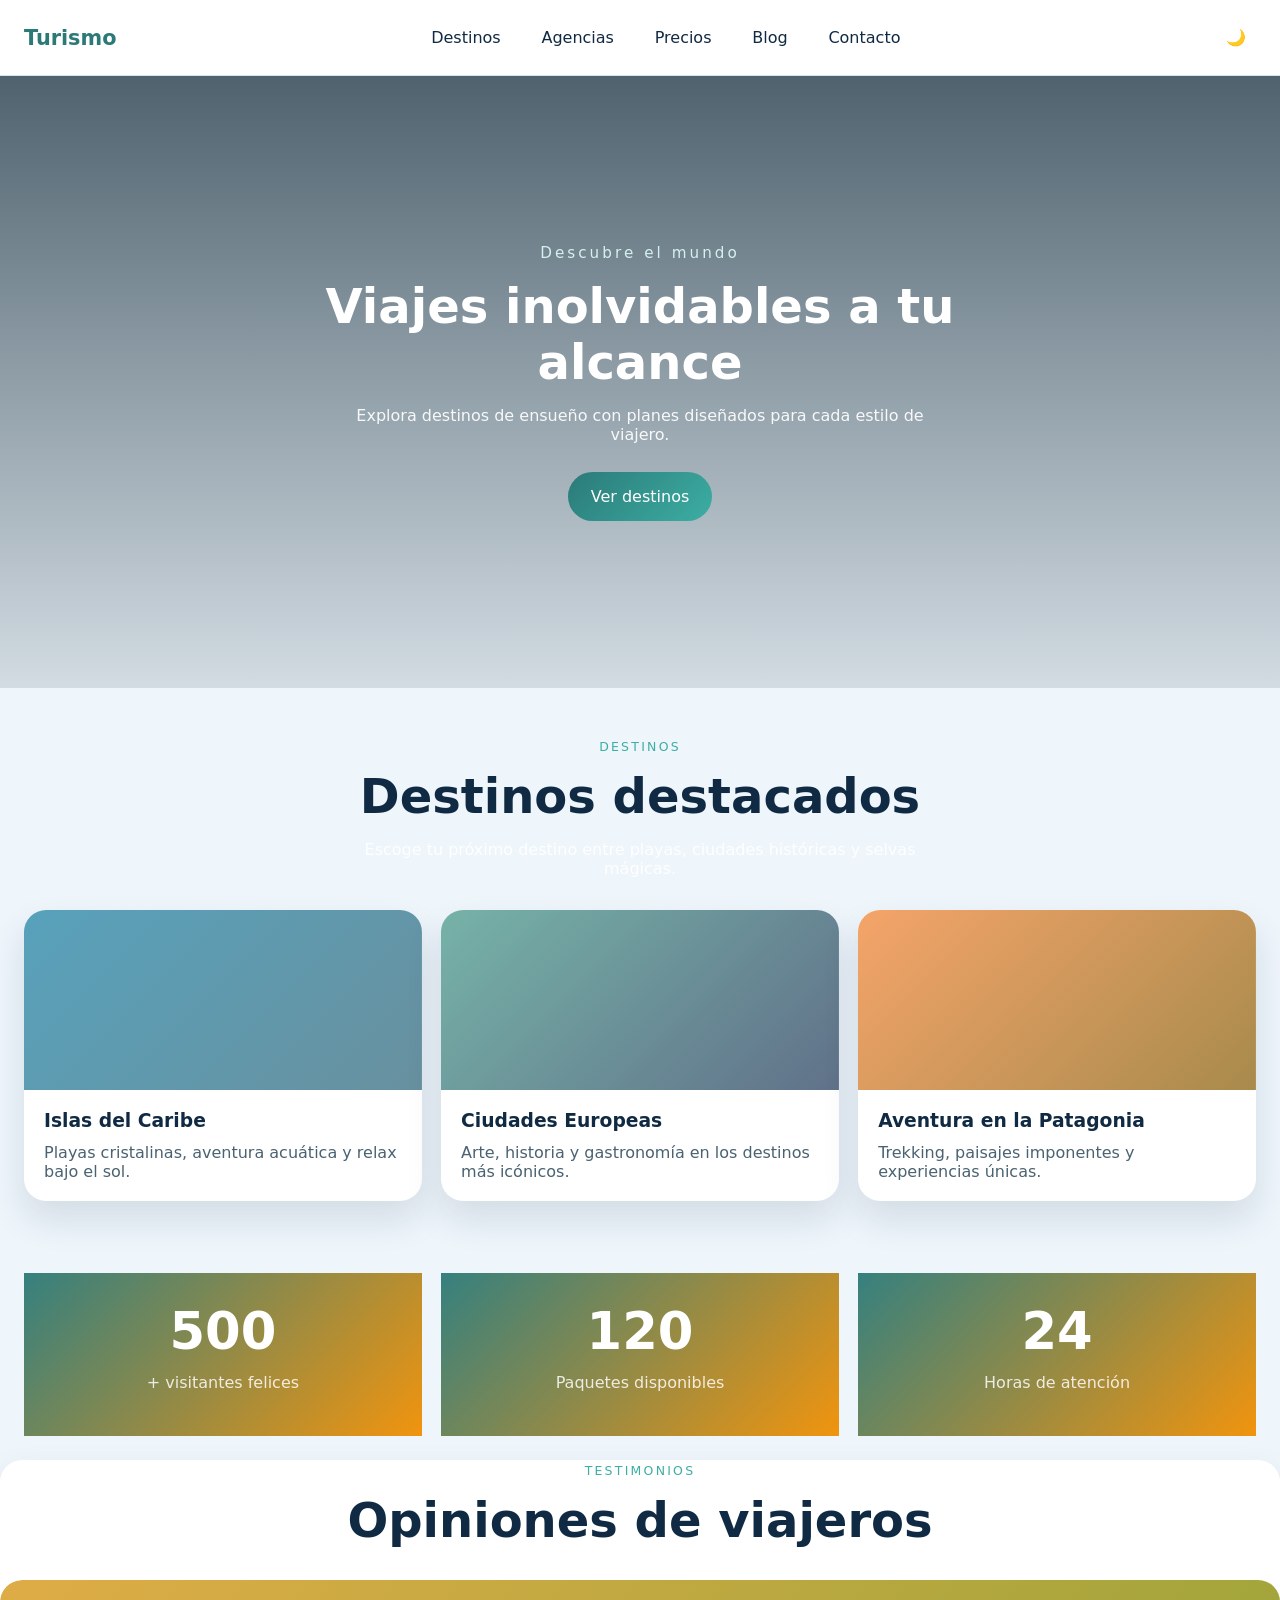
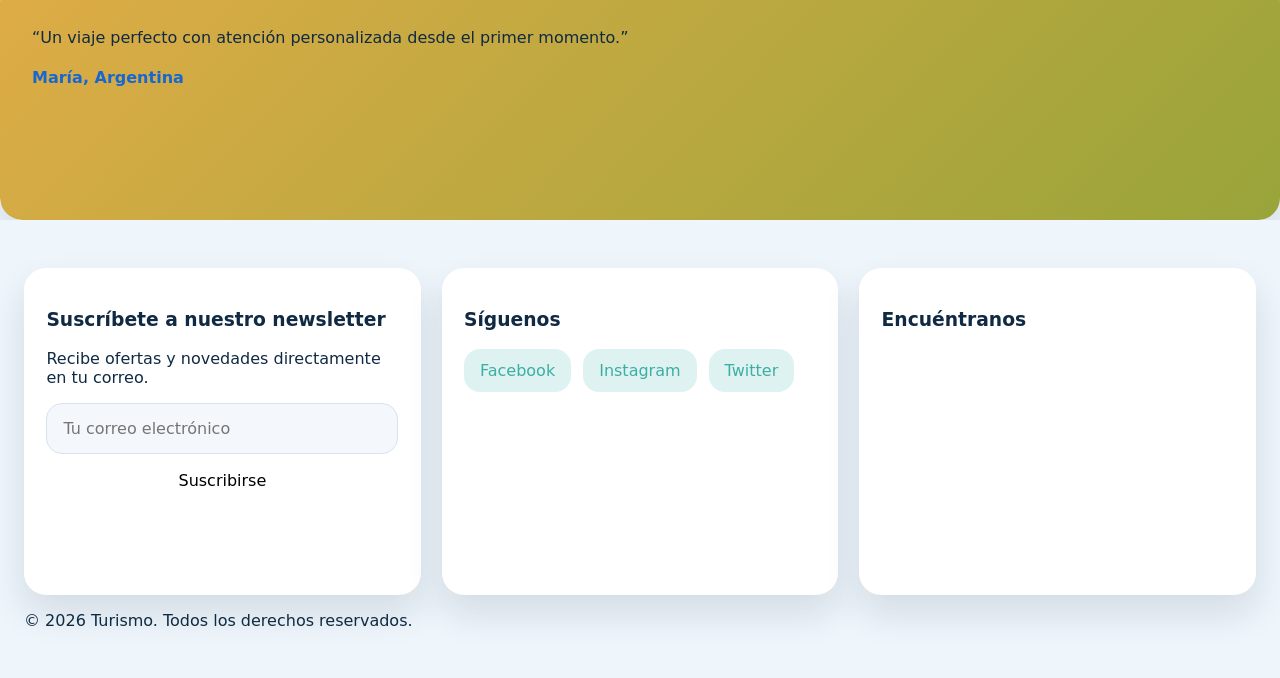
<file: index.html>
<!DOCTYPE html>
<html lang="es">

<head>
    <meta charset="UTF-8">
    <meta name="viewport" content="width=device-width, initial-scale=1.0">
    <title>Turismo</title>
    <link href="turismo.css" rel="stylesheet">
</head>

<body>
    <header class="header">
        <div class="logo">
            <a href="turismo.html">Turismo</a>
        </div>
        <nav class="main-nav">
            <div class="menu-item desplegable">
                <a href="destinos.html">Destinos</a>
                <div class="mega-menu"> 
                    <div>
                        <h4>Continentes</h4>
                        <ul>
                            <li><a href="#">América</a></li>
                            <li><a href="#">Europa</a></li>
                            <li><a href="#">Asia</a></li>
                        </ul>
                    </div>
                    <div>
                        <h4>Tipos de viaje</h4>
                        <ul>
                            <li><a href="#">Aventura</a></li>
                            <li><a href="#">Relax</a></li>
                            <li><a href="#">Cultura</a></li>
                        </ul>
                    </div>
                    <div>
                        <h4>Ofertas</h4>
                        <p>Paquetes especiales y descuentos exclusivos.</p>
                    </div>
                </div>
            </div>
            <a href="agencias.html">Agencias</a>
            <a href="precios.html">Precios</a>
            <a href="blog.html">Blog</a>
            <a href="contacto.html">Contacto</a>
        </nav>
        <button class="mobile-toggle" aria-label="Mostrar menú">☰</button>
        <button class="theme-toggle" aria-label="Cambiar tema">🌙</button>
    </header>

    <main>
        <section class="hero" id="home">
            <video autoplay muted loop playsinline class="hero-video">
                <source src="https://interactive-examples.mdn.mozilla.net/media/cc0-videos/flower.mp4" type="video/mp4">
            </video>
            <div class="hero-overlay"></div>
            <div class="hero-contenido">
                <span>Descubre el mundo</span>
                <h1>Viajes inolvidables a tu alcance</h1>
                <p>Explora destinos de ensueño con planes diseñados para cada estilo de viajero.</p>
                <a href="destinos.html" class="btn">Ver destinos</a>
            </div>
        </section>

        <section class="destinos" id="destinos">
            <div class="section-header">
                <small>Destinos</small>
                <h2>Destinos destacados</h2>
                <p>Escoge tu próximo destino entre playas, ciudades históricas y selvas mágicas.</p>
            </div>
            <div class="cards-grid">
                <article class="card">
                    <div class="card-image image1"></div>
                    <div class="card-body">
                        <h3>Islas del Caribe</h3>
                        <p>Playas cristalinas, aventura acuática y relax bajo el sol.</p>
                    </div>
                </article>
                <article class="card">
                    <div class="card-image image2"></div>
                    <div class="card-body">
                        <h3>Ciudades Europeas</h3>
                        <p>Arte, historia y gastronomía en los destinos más icónicos.</p>
                    </div>
                </article>
                <article class="card">
                    <div class="card-image image3"></div>
                    <div class="card-body">
                        <h3>Aventura en la Patagonia</h3>
                        <p>Trekking, paisajes imponentes y experiencias únicas.</p>
                    </div>
                </article>
            </div>
        </section>

        <section class="counter-section">
            <div class="counter-card">
                <span class="counter" data-target="500">0</span>
                <p>+ visitantes felices</p>
            </div>
            <div class="counter-card">
                <span class="counter" data-target="120">0</span>
                <p>Paquetes disponibles</p>
            </div>
            <div class="counter-card">
                <span class="counter" data-target="24">0</span>
                <p>Horas de atención</p>
            </div>
        </section>

        <section class="testimonios" id="agencias">
            <div class="section-header">
                <small>Testimonios</small>
                <h2>Opiniones de viajeros</h2>
            </div>
            <div class="carrusel">
                <div class="carrusel-track">
                    <article class="testimonial">
                        <p>“Un viaje perfecto con atención personalizada desde el primer momento.”</p>
                        <h4>María, Argentina</h4>
                    </article>
                    <article class="testimonial">
                        <p>“La experiencia fue increíble; todo organizado y con excelentes precios.”</p>
                        <h4>Carlos, Chile</h4>
                    </article>
                    <article class="testimonial">
                        <p>“Recomiendo al 100%. Destinos mágicos y un servicio muy amable.”</p>
                        <h4>Ana, España</h4>
                    </article>
                </div>
            </div>
        </section>
    </main>

    <footer class="footer">
        <div class="footer-grid">
            <div class="newsletter">
                <h3>Suscríbete a nuestro newsletter</h3>
                <p>Recibe ofertas y novedades directamente en tu correo.</p>
                <form>
                    <input type="email" placeholder="Tu correo electrónico" required>
                    <button type="submit">Suscribirse</button>
                </form>
            </div>
            <div class="social-links">
                <h3>Síguenos</h3>
                <div class="social-icons">
                    <a href="https://facebook.com" aria-label="Facebook">Facebook</a>
                    <a href="https://instagram.com" aria-label="Instagram">Instagram</a>
                    <a href="https://twitter.com" aria-label="Twitter">Twitter</a>
                </div>
            </div>
            <div class="map-container" id="precios">
                <h3>Encuéntranos</h3>
                <iframe
                    src="https://www.openstreetmap.org/export/embed.html?bbox=-58.50%2C-34.80%2C-58.30%2C-34.60&amp;layer=mapnik"
                    aria-label="Mapa interactivo de destino"
                    loading="lazy"></iframe>
            </div>
        </div>
        <p class="copyright">© 2026 Turismo. Todos los derechos reservados.</p>
    </footer>

    <script>
        const counters = document.querySelectorAll('.counter');
        counters.forEach(counter => {
            const updateCount = () => {
                const target = +counter.dataset.target;
                const count = +counter.textContent;
                const increment = Math.ceil(target / 80);

                if (count < target) {
                    counter.textContent = count + increment;
                    requestAnimationFrame(updateCount);
                } else {
                    counter.textContent = target;
                }
            };
            updateCount();
        });

        const mobileToggle = document.querySelector('.mobile-toggle');
        const nav = document.querySelector('.main-nav');
        const themeToggle = document.querySelector('.theme-toggle');
        const root = document.documentElement;

        mobileToggle.addEventListener('click', () => {
            nav.classList.toggle('nav-open');
        });

        const savedTheme = localStorage.getItem('theme');
        if (savedTheme === 'dark') {
            root.setAttribute('data-theme', 'dark');
            themeToggle.textContent = '☀️';
        }

        themeToggle.addEventListener('click', () => {
            const isDark = root.getAttribute('data-theme') === 'dark';
            root.setAttribute('data-theme', isDark ? 'light' : 'dark');
            themeToggle.textContent = isDark ? '🌙' : '☀️';
            localStorage.setItem('theme', isDark ? 'light' : 'dark');
        });

        const revealItems = document.querySelectorAll('[data-reveal]');
        if ('IntersectionObserver' in window) {
            const observer = new IntersectionObserver((entries) => {
                entries.forEach(entry => {
                    if (entry.isIntersecting) {
                        entry.target.classList.add('visible');
                        observer.unobserve(entry.target);
                    }
                });
            }, { threshold: 0.15 });
            revealItems.forEach(item => observer.observe(item));
        }
    </script>
</body>

</html>
</file>
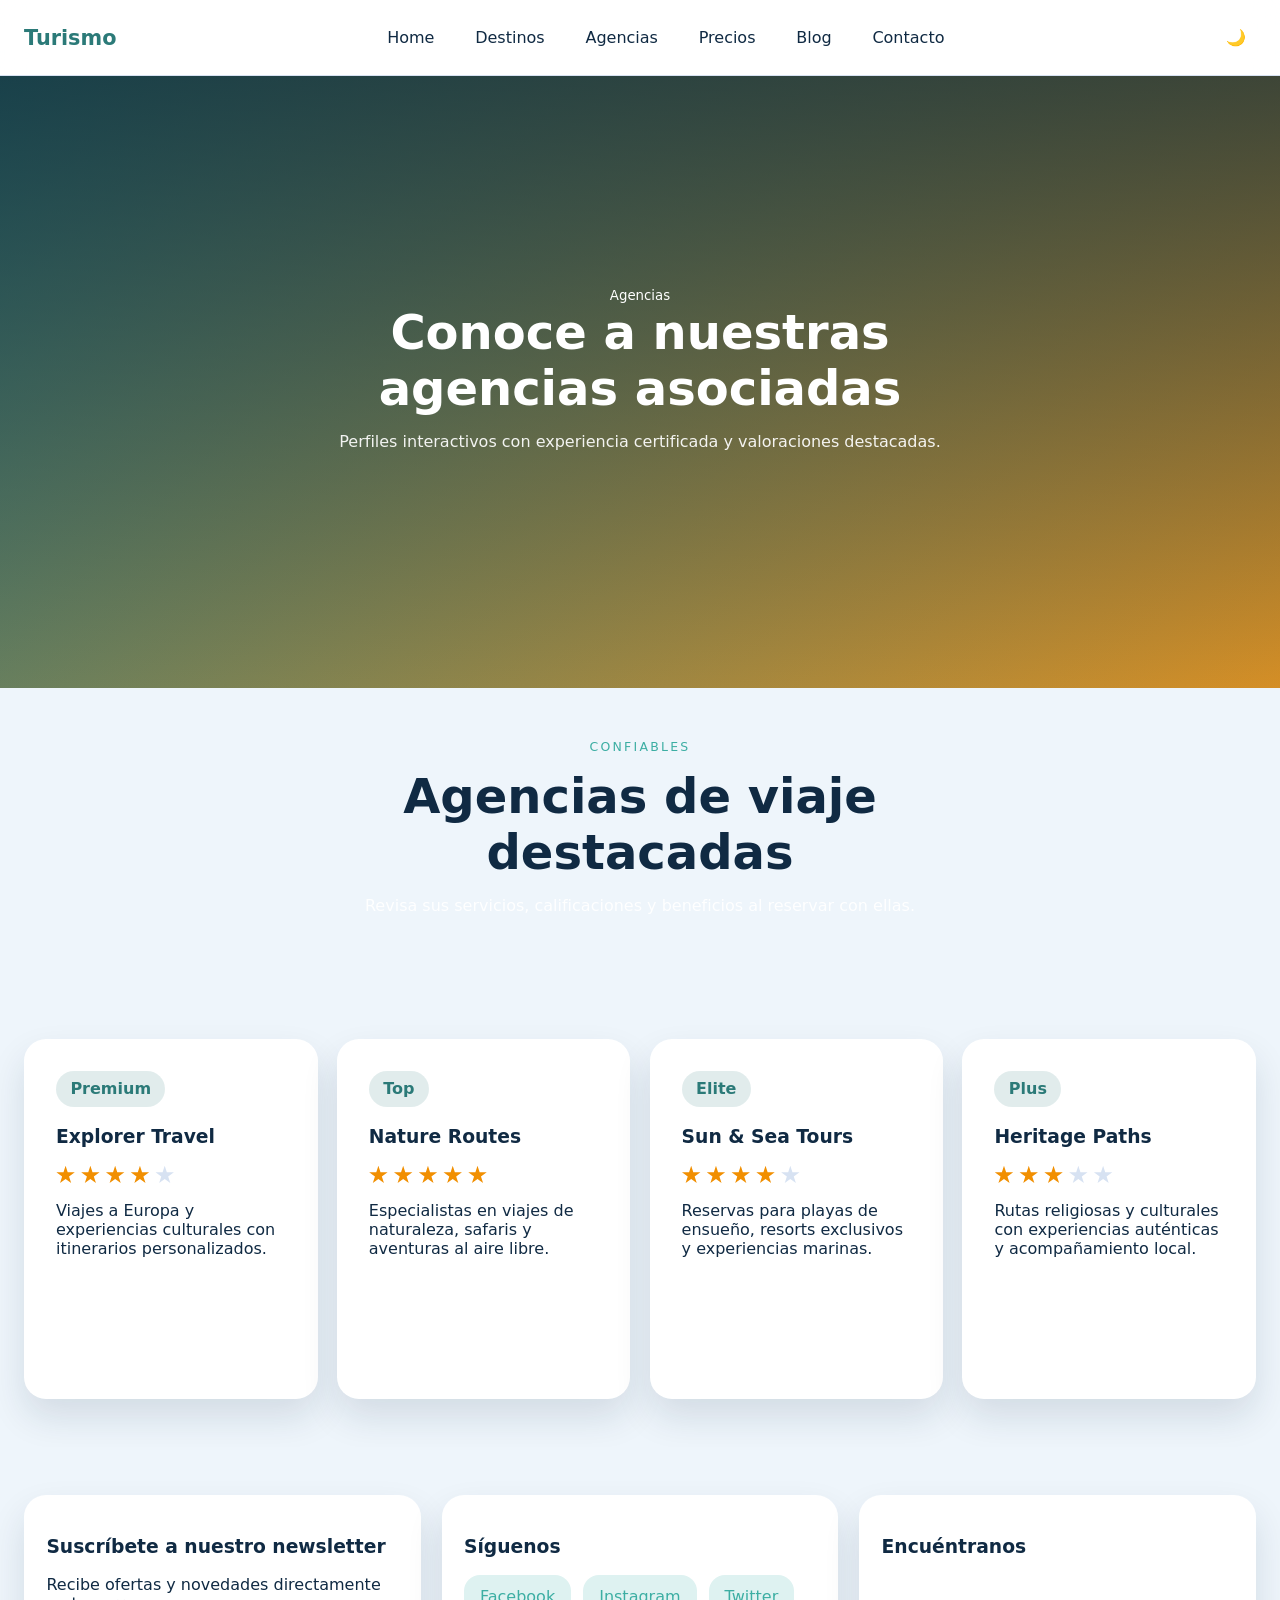
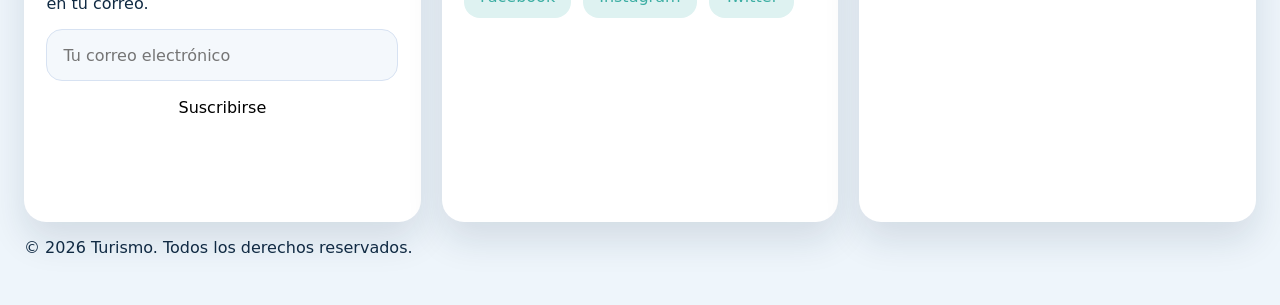
<file: agencias.html>
<!DOCTYPE html>
<html lang="es">

<head>
    <meta charset="UTF-8">
    <meta name="viewport" content="width=device-width, initial-scale=1.0">
    <title>Agencias - Turismo</title>
    <link href="turismo.css" rel="stylesheet">
</head>

<body>
    <header class="header">
        <div class="logo">
            <a href="index.html">Turismo</a>
        </div>
        <nav class="main-nav">
            <a href="index.html">Home</a>
            <a href="destinos.html">Destinos</a>
            <a href="agencias.html">Agencias</a>
            <a href="precios.html">Precios</a>
            <a href="blog.html">Blog</a>
            <a href="contacto.html">Contacto</a>
        </nav>
        <button class="mobile-toggle" aria-label="Mostrar menú">☰</button>
        <button class="theme-toggle" aria-label="Cambiar tema">🌙</button>
    </header>

    <main>
        <section class="agency-hero">
            <div class="hero-contenido">
                <small>Agencias</small>
                <h1>Conoce a nuestras agencias asociadas</h1>
                <p>Perfiles interactivos con experiencia certificada y valoraciones destacadas.</p>
            </div>
        </section>

        <section class="section-header">
            <small>Confiables</small>
            <h2>Agencias de viaje destacadas</h2>
            <p>Revisa sus servicios, calificaciones y beneficios al reservar con ellas.</p>
        </section>

        <section class="agency-grid">
            <article class="agency-card">
                <div class="card-inner">
                    <div class="card-front">
                        <span class="agency-badge">Premium</span>
                        <h3>Explorer Travel</h3>
                        <div class="star-rating">
                            <span class="star filled"></span>
                            <span class="star filled"></span>
                            <span class="star filled"></span>
                            <span class="star filled"></span>
                            <span class="star"></span>
                        </div>
                        <p>Viajes a Europa y experiencias culturales con itinerarios personalizados.</p>
                    </div>
                    <div class="card-back">
                        <h4>Servicios</h4>
                        <ul>
                            <li>Planificación completa</li>
                            <li>Reservas de hoteles y tours</li>
                            <li>Soporte 24/7 en destino</li>
                        </ul>
                        <a href="contacto.html" class="btn">Contactar agencia</a>
                    </div>
                </div>
            </article>

            <article class="agency-card">
                <div class="card-inner">
                    <div class="card-front">
                        <span class="agency-badge">Top</span>
                        <h3>Nature Routes</h3>
                        <div class="star-rating">
                            <span class="star filled"></span>
                            <span class="star filled"></span>
                            <span class="star filled"></span>
                            <span class="star filled"></span>
                            <span class="star filled"></span>
                        </div>
                        <p>Especialistas en viajes de naturaleza, safaris y aventuras al aire libre.</p>
                    </div>
                    <div class="card-back">
                        <h4>Servicios</h4>
                        <ul>
                            <li>Excursiones ecológicas</li>
                            <li>Guías expertos</li>
                            <li>Planes sostenibles</li>
                        </ul>
                        <a href="contacto.html" class="btn">Contactar agencia</a>
                    </div>
                </div>
            </article>

            <article class="agency-card">
                <div class="card-inner">
                    <div class="card-front">
                        <span class="agency-badge">Elite</span>
                        <h3>Sun & Sea Tours</h3>
                        <div class="star-rating">
                            <span class="star filled"></span>
                            <span class="star filled"></span>
                            <span class="star filled"></span>
                            <span class="star filled"></span>
                            <span class="star"></span>
                        </div>
                        <p>Reservas para playas de ensueño, resorts exclusivos y experiencias marinas.</p>
                    </div>
                    <div class="card-back">
                        <h4>Servicios</h4>
                        <ul>
                            <li>Paquetes de playa</li>
                            <li>Excursiones en yate</li>
                            <li>Todo incluido premium</li>
                        </ul>
                        <a href="contacto.html" class="btn">Contactar agencia</a>
                    </div>
                </div>
            </article>

            <article class="agency-card">
                <div class="card-inner">
                    <div class="card-front">
                        <span class="agency-badge">Plus</span>
                        <h3>Heritage Paths</h3>
                        <div class="star-rating">
                            <span class="star filled"></span>
                            <span class="star filled"></span>
                            <span class="star filled"></span>
                            <span class="star"></span>
                            <span class="star"></span>
                        </div>
                        <p>Rutas religiosas y culturales con experiencias auténticas y acompañamiento local.</p>
                    </div>
                    <div class="card-back">
                        <h4>Servicios</h4>
                        <ul>
                            <li>Retiros guiados</li>
                            <li>Visitas a templos</li>
                            <li>Programas espirituales</li>
                        </ul>
                        <a href="contacto.html" class="btn">Contactar agencia</a>
                    </div>
                </div>
            </article>
        </section>
    </main>
    <footer class="footer">
        <div class="footer-grid">
            <div class="newsletter">
                <h3>Suscríbete a nuestro newsletter</h3>
                <p>Recibe ofertas y novedades directamente en tu correo.</p>
                <form>
                    <input type="email" placeholder="Tu correo electrónico" required>
                    <button type="submit">Suscribirse</button>
                </form>
            </div>
            <div class="social-links">
                <h3>Síguenos</h3>
                <div class="social-icons">
                    <a href="https://facebook.com" aria-label="Facebook">Facebook</a>
                    <a href="https://instagram.com" aria-label="Instagram">Instagram</a>
                    <a href="https://twitter.com" aria-label="Twitter">Twitter</a>
                </div>
            </div>
            <div class="map-container" id="precios">
                <h3>Encuéntranos</h3>
                <iframe
                    src="https://www.openstreetmap.org/export/embed.html?bbox=-58.50%2C-34.80%2C-58.30%2C-34.60&amp;layer=mapnik"
                    aria-label="Mapa interactivo de destino"
                    loading="lazy"></iframe>
            </div>
        </div>
        <p class="copyright">© 2026 Turismo. Todos los derechos reservados.</p>
    </footer>
    <script>
        const mobileToggle = document.querySelector('.mobile-toggle');
        const nav = document.querySelector('.main-nav');
        const themeToggle = document.querySelector('.theme-toggle');
        const root = document.documentElement;

        mobileToggle.addEventListener('click', () => {
            nav.classList.toggle('nav-open');
        });

        const savedTheme = localStorage.getItem('theme');
        if (savedTheme === 'dark') {
            root.setAttribute('data-theme', 'dark');
            themeToggle.textContent = '☀️';
        }

        themeToggle.addEventListener('click', () => {
            const isDark = root.getAttribute('data-theme') === 'dark';
            root.setAttribute('data-theme', isDark ? 'light' : 'dark');
            themeToggle.textContent = isDark ? '🌙' : '☀️';
            localStorage.setItem('theme', isDark ? 'light' : 'dark');
        });

        const revealItems = document.querySelectorAll('[data-reveal]');
        if ('IntersectionObserver' in window) {
            const observer = new IntersectionObserver((entries) => {
                entries.forEach(entry => {
                    if (entry.isIntersecting) {
                        entry.target.classList.add('visible');
                        observer.unobserve(entry.target);
                    }
                });
            }, { threshold: 0.15 });
            revealItems.forEach(item => observer.observe(item));
        }
    </script>
</body>

</html>
</file>
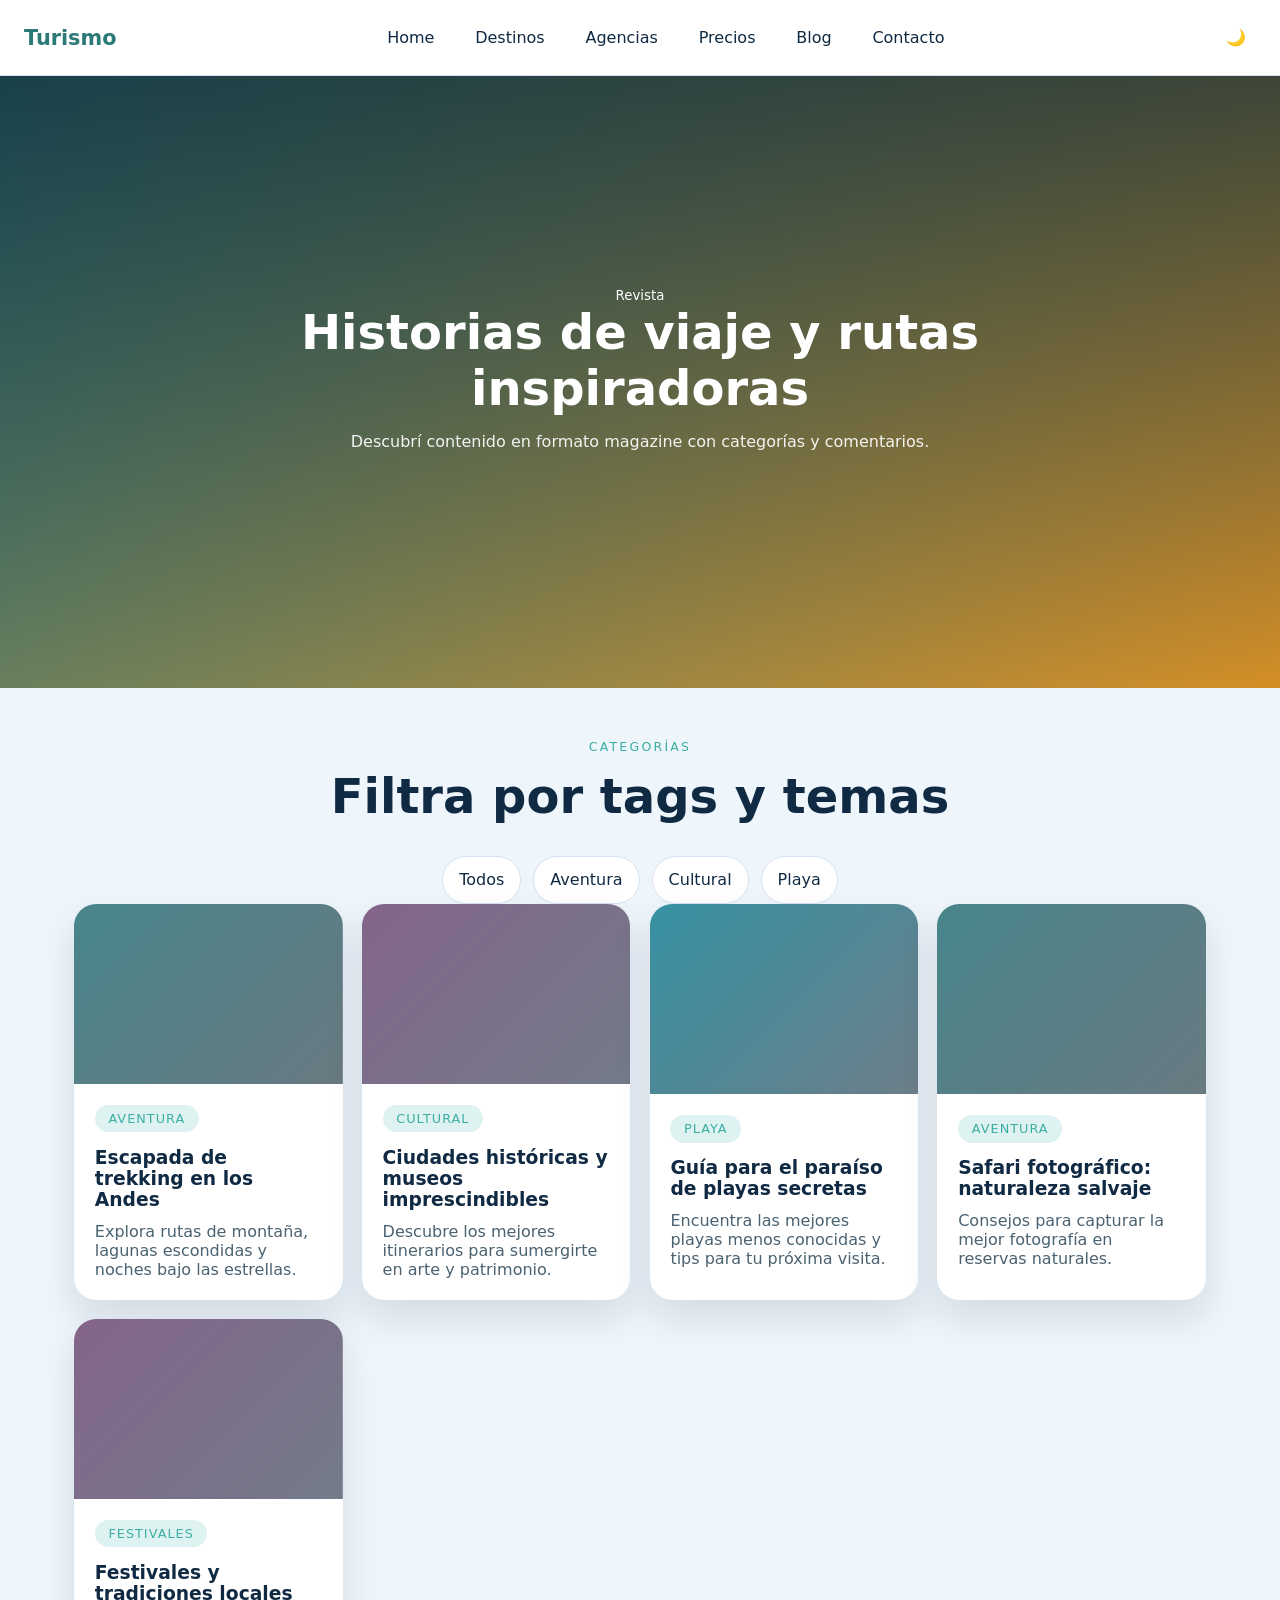
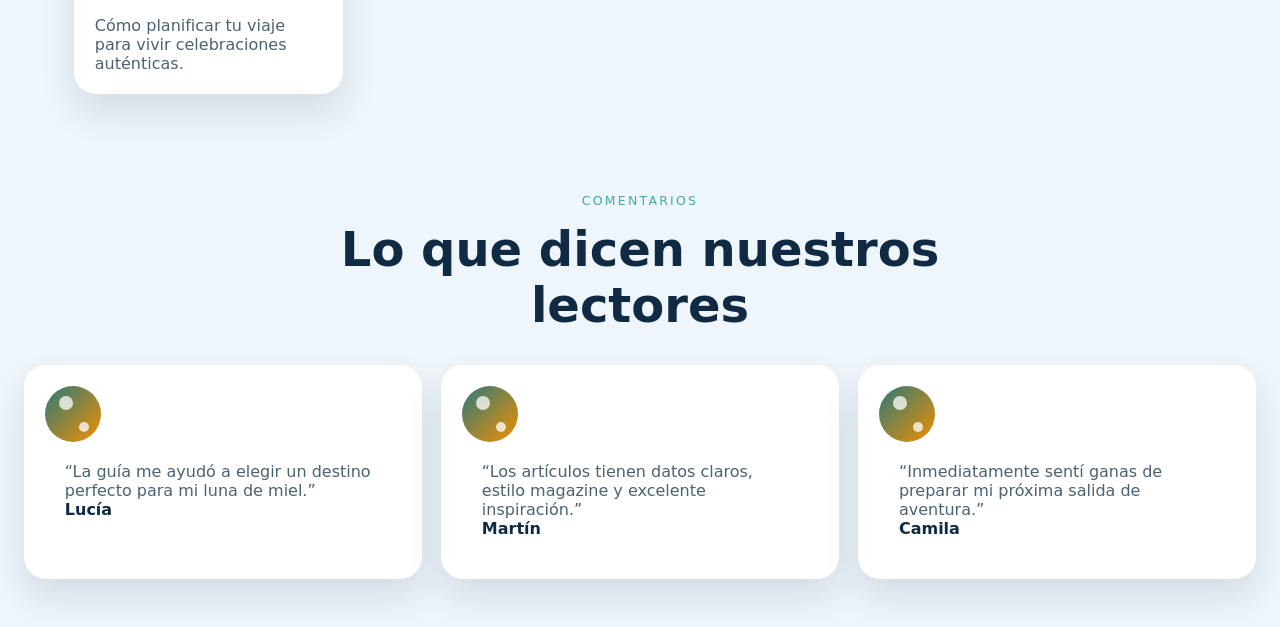
<file: blog.html>
<!DOCTYPE html>
<html lang="es">

<head>
    <meta charset="UTF-8">
    <meta name="viewport" content="width=device-width, initial-scale=1.0">
    <title>Blog - Turismo</title>
    <link href="turismo.css" rel="stylesheet">
</head>

<body>
    <header class="header">
        <div class="logo">
            <a href="index.html">Turismo</a>
        </div>
        <nav class="main-nav">
            <a href="index.html">Home</a>
            <a href="destinos.html">Destinos</a>
            <a href="agencias.html">Agencias</a>
            <a href="precios.html">Precios</a>
            <a href="blog.html">Blog</a>
            <a href="contacto.html">Contacto</a>
        </nav>
        <button class="mobile-toggle" aria-label="Mostrar menú">☰</button>
        <button class="theme-toggle" aria-label="Cambiar tema">🌙</button>
    </header>

    <main>
        <section class="hero hero-compact" data-reveal>
            <div class="hero-overlay"></div>
            <div class="hero-contenido">
                <small>Revista</small>
                <h1>Historias de viaje y rutas inspiradoras</h1>
                <p>Descubrí contenido en formato magazine con categorías y comentarios.</p>
            </div>
        </section>

        <section class="blog-filters" data-reveal>
            <div class="section-header">
                <small>Categorías</small>
                <h2>Filtra por tags y temas</h2>
            </div>
                <input type="radio" name="blog-filter" id="todos" checked>
                <input type="radio" name="blog-filter" id="aventura">
                <input type="radio" name="blog-filter" id="cultural">
                <input type="radio" name="blog-filter" id="playa">
            <div class="filters">
                <label for="todos">Todos</label>
                <label for="aventura">Aventura</label>
                <label for="cultural">Cultural</label>
                <label for="playa">Playa</label>
            </div>
        
        <div class="blog-grid" data-reveal>
            <article class="blog-article aventura reveal" data-reveal>
                <div class="article-media"></div>
                <div class="article-content">
                    <span class="tag">Aventura</span>
                    <h3>Escapada de trekking en los Andes</h3>
                    <p>Explora rutas de montaña, lagunas escondidas y noches bajo las estrellas.</p>
                </div>
            </article>

            <article class="blog-article cultural reveal" data-reveal>
                <div class="article-media"></div>
                <div class="article-content">
                    <span class="tag">Cultural</span>
                    <h3>Ciudades históricas y museos imprescindibles</h3>
                    <p>Descubre los mejores itinerarios para sumergirte en arte y patrimonio.</p>
                </div>
            </article>

            <article class="blog-article playa reveal" data-reveal>
                <div class="article-media"></div>
                <div class="article-content">
                    <span class="tag">Playa</span>
                    <h3>Guía para el paraíso de playas secretas</h3>
                    <p>Encuentra las mejores playas menos conocidas y tips para tu próxima visita.</p>
                </div>
            </article>

            <article class="blog-article aventura reveal" data-reveal>
                <div class="article-media"></div>
                <div class="article-content">
                    <span class="tag">Aventura</span>
                    <h3>Safari fotográfico: naturaleza salvaje</h3>
                    <p>Consejos para capturar la mejor fotografía en reservas naturales.</p>
                </div>
            </article>

            <article class="blog-article cultural reveal" data-reveal>
                <div class="article-media"></div>
                <div class="article-content">
                    <span class="tag">Festivales</span>
                    <h3>Festivales y tradiciones locales</h3>
                    <p>Cómo planificar tu viaje para vivir celebraciones auténticas.</p>
                </div>
            </article>
        </div>
        </section>

        <section class="comments-section" data-reveal>
            <div class="section-header">
                <small>Comentarios</small>
                <h2>Lo que dicen nuestros lectores</h2>
            </div>
            <div class="comments-list">
                <article class="comment reveal" data-reveal>
                    <div class="avatar"></div>
                    <div class="comment-body">
                        <p>“La guía me ayudó a elegir un destino perfecto para mi luna de miel.”</p>
                        <strong>Lucía</strong>
                    </div>
                </article>
                <article class="comment reveal" data-reveal>
                    <div class="avatar"></div>
                    <div class="comment-body">
                        <p>“Los artículos tienen datos claros, estilo magazine y excelente inspiración.”</p>
                        <strong>Martín</strong>
                    </div>
                </article>
                <article class="comment reveal" data-reveal>
                    <div class="avatar"></div>
                    <div class="comment-body">
                        <p>“Inmediatamente sentí ganas de preparar mi próxima salida de aventura.”</p>
                        <strong>Camila</strong>
                    </div>
                </article>
            </div>
        </section>
    </main>

    <script>
        const mobileToggle = document.querySelector('.mobile-toggle');
        const nav = document.querySelector('.main-nav');
        const themeToggle = document.querySelector('.theme-toggle');
        const root = document.documentElement;

        if (mobileToggle) {
            mobileToggle.addEventListener('click', () => nav.classList.toggle('nav-open'));
        }

        const savedTheme = localStorage.getItem('theme');
        if (savedTheme === 'dark') {
            root.setAttribute('data-theme', 'dark');
            themeToggle.textContent = '☀️';
        }

        if (themeToggle) {
            themeToggle.addEventListener('click', () => {
                const isDark = root.getAttribute('data-theme') === 'dark';
                root.setAttribute('data-theme', isDark ? 'light' : 'dark');
                themeToggle.textContent = isDark ? '🌙' : '☀️';
                localStorage.setItem('theme', isDark ? 'light' : 'dark');
            });
        }

        const revealItems = document.querySelectorAll('[data-reveal]');
        if ('IntersectionObserver' in window) {
            const observer = new IntersectionObserver((entries) => {
                entries.forEach(entry => {
                    if (entry.isIntersecting) {
                        entry.target.classList.add('visible');
                        observer.unobserve(entry.target);
                    }
                });
            }, { threshold: 0.15 });
            revealItems.forEach(item => observer.observe(item));
        }
    </script>
</body>

</html>
</file>
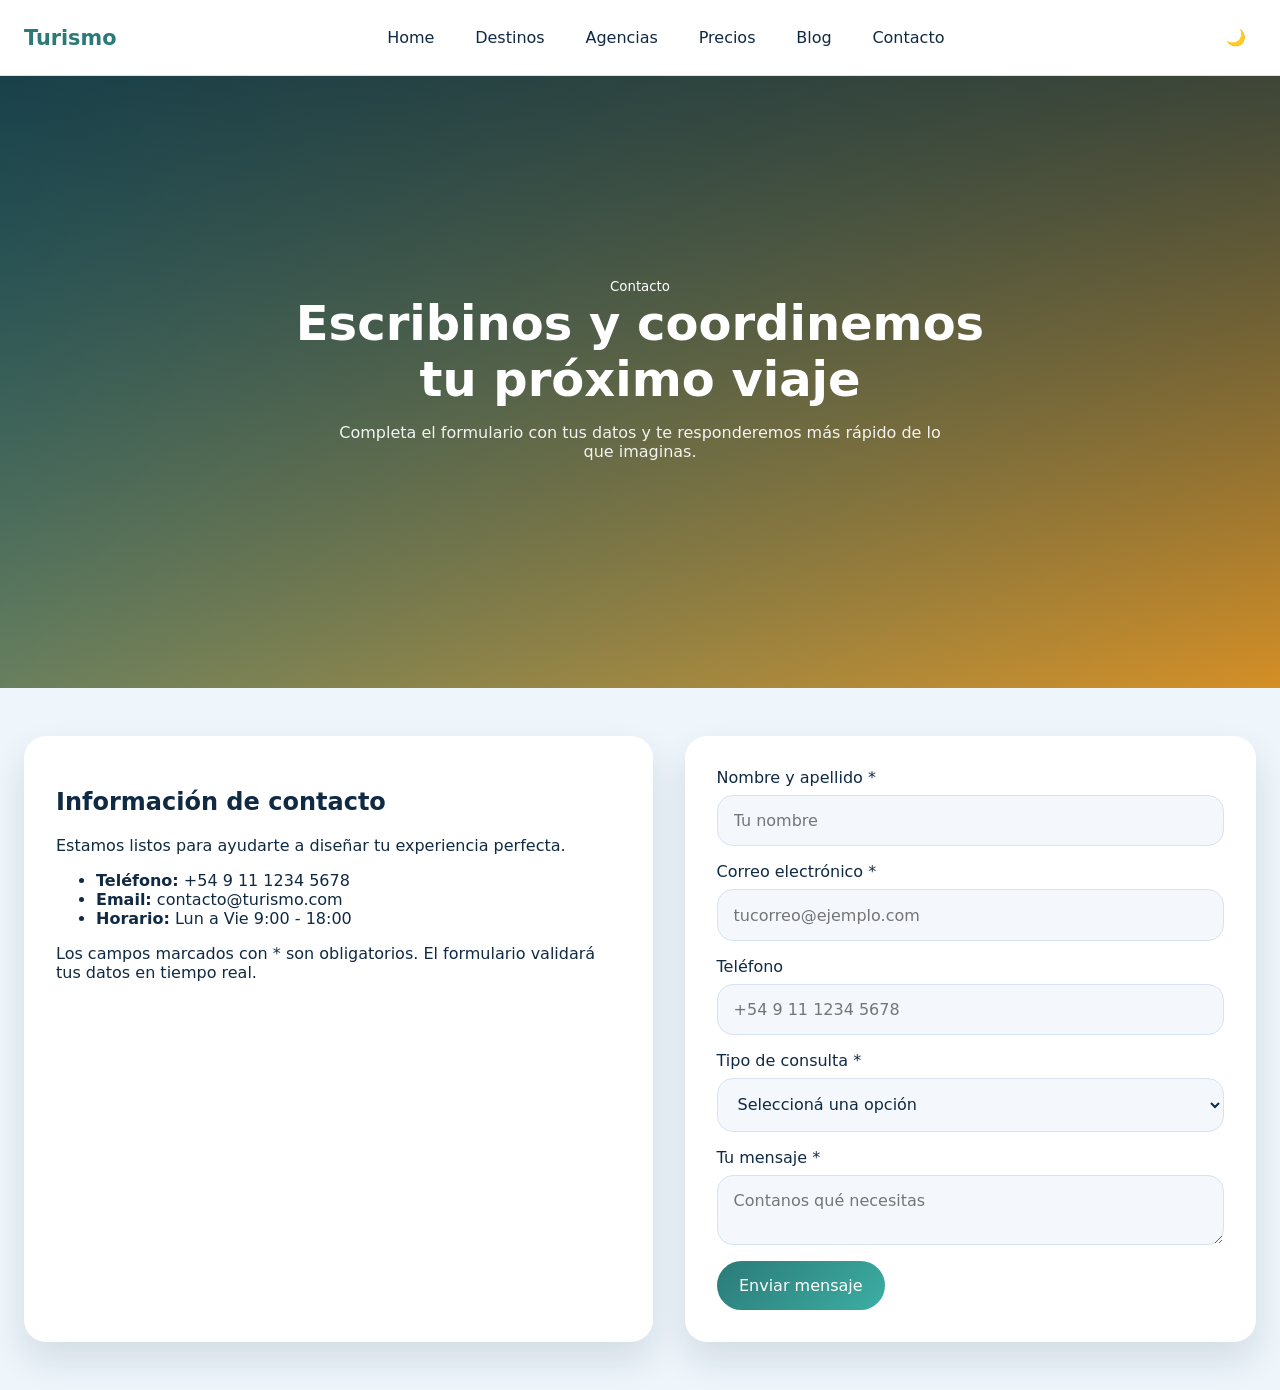
<file: contacto.html>
<!DOCTYPE html>
<html lang="es">

<head>
    <meta charset="UTF-8">
    <meta name="viewport" content="width=device-width, initial-scale=1.0">
    <title>Contacto - Turismo</title>
    <link href="turismo.css" rel="stylesheet">
</head>

<body>
    <header class="header">
        <div class="logo">
            <a href="index.html">Turismo</a>
        </div>
        <nav class="main-nav">
            <a href="index.html">Home</a>
            <a href="destinos.html">Destinos</a>
            <a href="agencias.html">Agencias</a>
            <a href="precios.html">Precios</a>
            <a href="blog.html">Blog</a>
            <a href="contacto.html">Contacto</a>
        </nav>
        <button class="mobile-toggle" aria-label="Mostrar menú">☰</button>
        <button class="theme-toggle" aria-label="Cambiar tema">🌙</button>
    </header>

    <main class="contacto-page">
        <section class="hero hero-compact">
            <div class="hero-overlay"></div>
            <div class="hero-contenido">
                <small>Contacto</small>
                <h1>Escribinos y coordinemos tu próximo viaje</h1>
                <p>Completa el formulario con tus datos y te responderemos más rápido de lo que imaginas.</p>
            </div>
        </section>

        <section class="contacto-layout">
            <aside class="contacto-info">
                <h2>Información de contacto</h2>
                <p>Estamos listos para ayudarte a diseñar tu experiencia perfecta.</p>
                <ul>
                    <li><strong>Teléfono:</strong> +54 9 11 1234 5678</li>
                    <li><strong>Email:</strong> contacto@turismo.com</li>
                    <li><strong>Horario:</strong> Lun a Vie 9:00 - 18:00</li>
                </ul>
                <p class="form-note">Los campos marcados con * son obligatorios. El formulario validará tus datos en tiempo real.</p>
            </aside>

            <section class="contacto-form">
                <form id="contactoForm" novalidate>
                    <div class="form-group">
                        <label for="name">Nombre y apellido *</label>
                        <input type="text" id="name" name="name" placeholder="Tu nombre" required>
                    </div>

                    <div class="form-group">
                        <label for="email">Correo electrónico *</label>
                        <input type="email" id="email" name="email" placeholder="tucorreo@ejemplo.com" required>
                    </div>

                    <div class="form-group">
                        <label for="phone">Teléfono</label>
                        <input type="tel" id="phone" name="phone" placeholder="+54 9 11 1234 5678">
                    </div>

                    <div class="form-group">
                        <label for="categoria">Tipo de consulta *</label>
                        <select id="categoria" name="categoria" required>
                            <option value="" disabled selected>Seleccioná una opción</option>
                            <option value="paquete">Paquete turístico</option>
                            <option value="personalizado">Viaje personalizado</option>
                            <option value="grupo">Viaje en grupo</option>
                            <option value="otros">Otros</option>
                        </select>
                    </div>

                    <div class="form-group">
                        <label for="message">Tu mensaje *</label>
                        <textarea id="message" name="message" placeholder="Contanos qué necesitas" required></textarea>
                    </div>

                    <div class="submit-wrapper">
                        <button type="submit" class="submit-button">Enviar mensaje</button>
                        <div class="spinner-overlay" id="spinnerOverlay">
                            <div class="spinner"></div>
                        </div>
                    </div>
                </form>
            </section>
        </section>
    </main>

    <div class="modal" id="confirmationModal">
        <div class="modal-card">
            <h3>Formulario enviado</h3>
            <p>Gracias por contactarnos. Pronto recibirás una respuesta de nuestro equipo.</p>
            <button id="closeModal">Aceptar</button>
        </div>
    </div>

    <script>
        const form = document.getElementById('contactoForm');
        const spinner = document.getElementById('spinnerOverlay');
        const modal = document.getElementById('confirmationModal');
        const closeModal = document.getElementById('closeModal');

        form.addEventListener('submit', event => {
            event.preventDefault();
            if (!form.checkValidity()) {
                form.reportValidity();
                return;
            }
            spinner.classList.add('show');
            setTimeout(() => {
                spinner.classList.remove('show');
                modal.classList.add('show');
                form.reset();
            }, 1400);
        });

        closeModal.addEventListener('click', () => {
            modal.classList.remove('show');
        });

        window.addEventListener('click', event => {
            if (event.target === modal) {
                modal.classList.remove('show');
            }
        });

        const themeToggle = document.querySelector('.theme-toggle');
        const root = document.documentElement;
        const savedTheme = localStorage.getItem('theme');
        if (savedTheme === 'dark') {
            root.setAttribute('data-theme', 'dark');
            themeToggle.textContent = '☀️';
        }

        themeToggle.addEventListener('click', () => {
            const isDark = root.getAttribute('data-theme') === 'dark';
            root.setAttribute('data-theme', isDark ? 'light' : 'dark');
            themeToggle.textContent = isDark ? '🌙' : '☀️';
            localStorage.setItem('theme', isDark ? 'light' : 'dark');
        });

        const revealItems = document.querySelectorAll('[data-reveal]');
        if ('IntersectionObserver' in window) {
            const observer = new IntersectionObserver((entries) => {
                entries.forEach(entry => {
                    if (entry.isIntersecting) {
                        entry.target.classList.add('visible');
                        observer.unobserve(entry.target);
                    }
                });
            }, { threshold: 0.15 });
            revealItems.forEach(item => observer.observe(item));
        }
    </script>
</body>

</html>
</file>
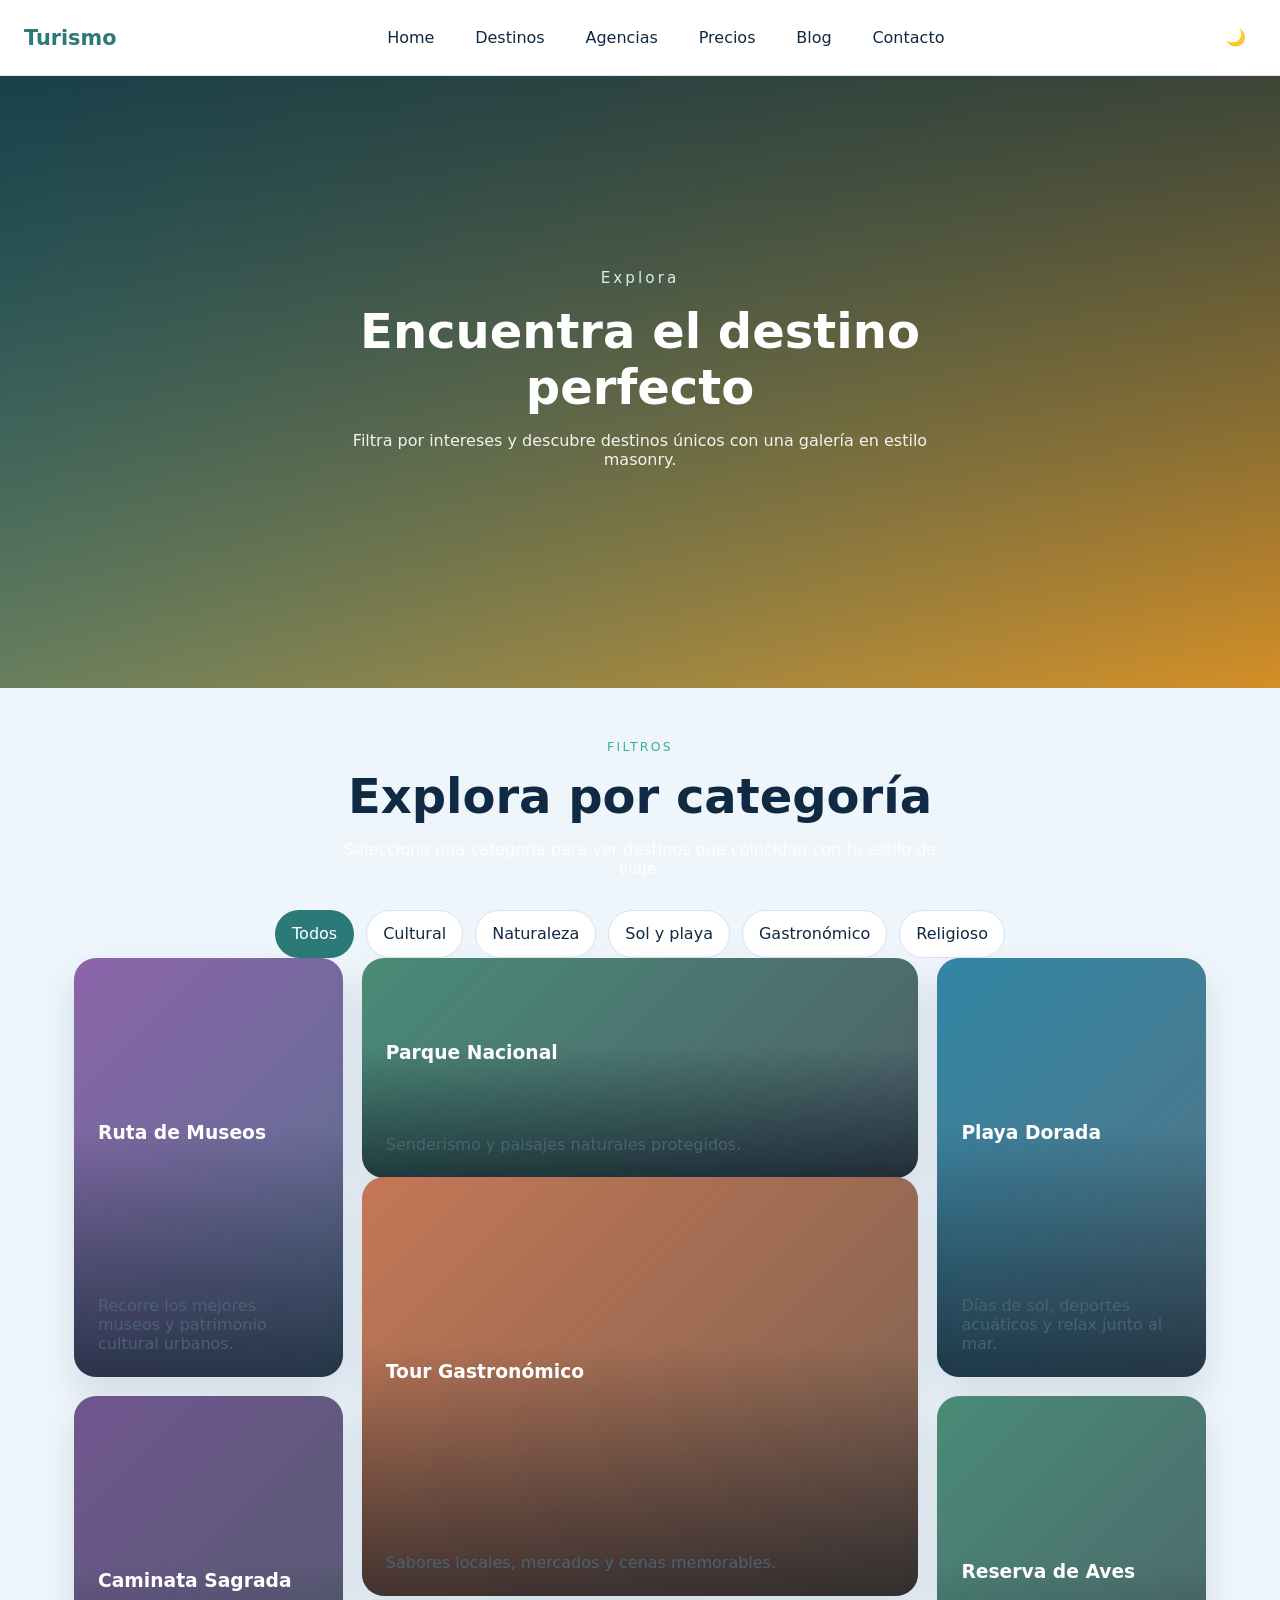
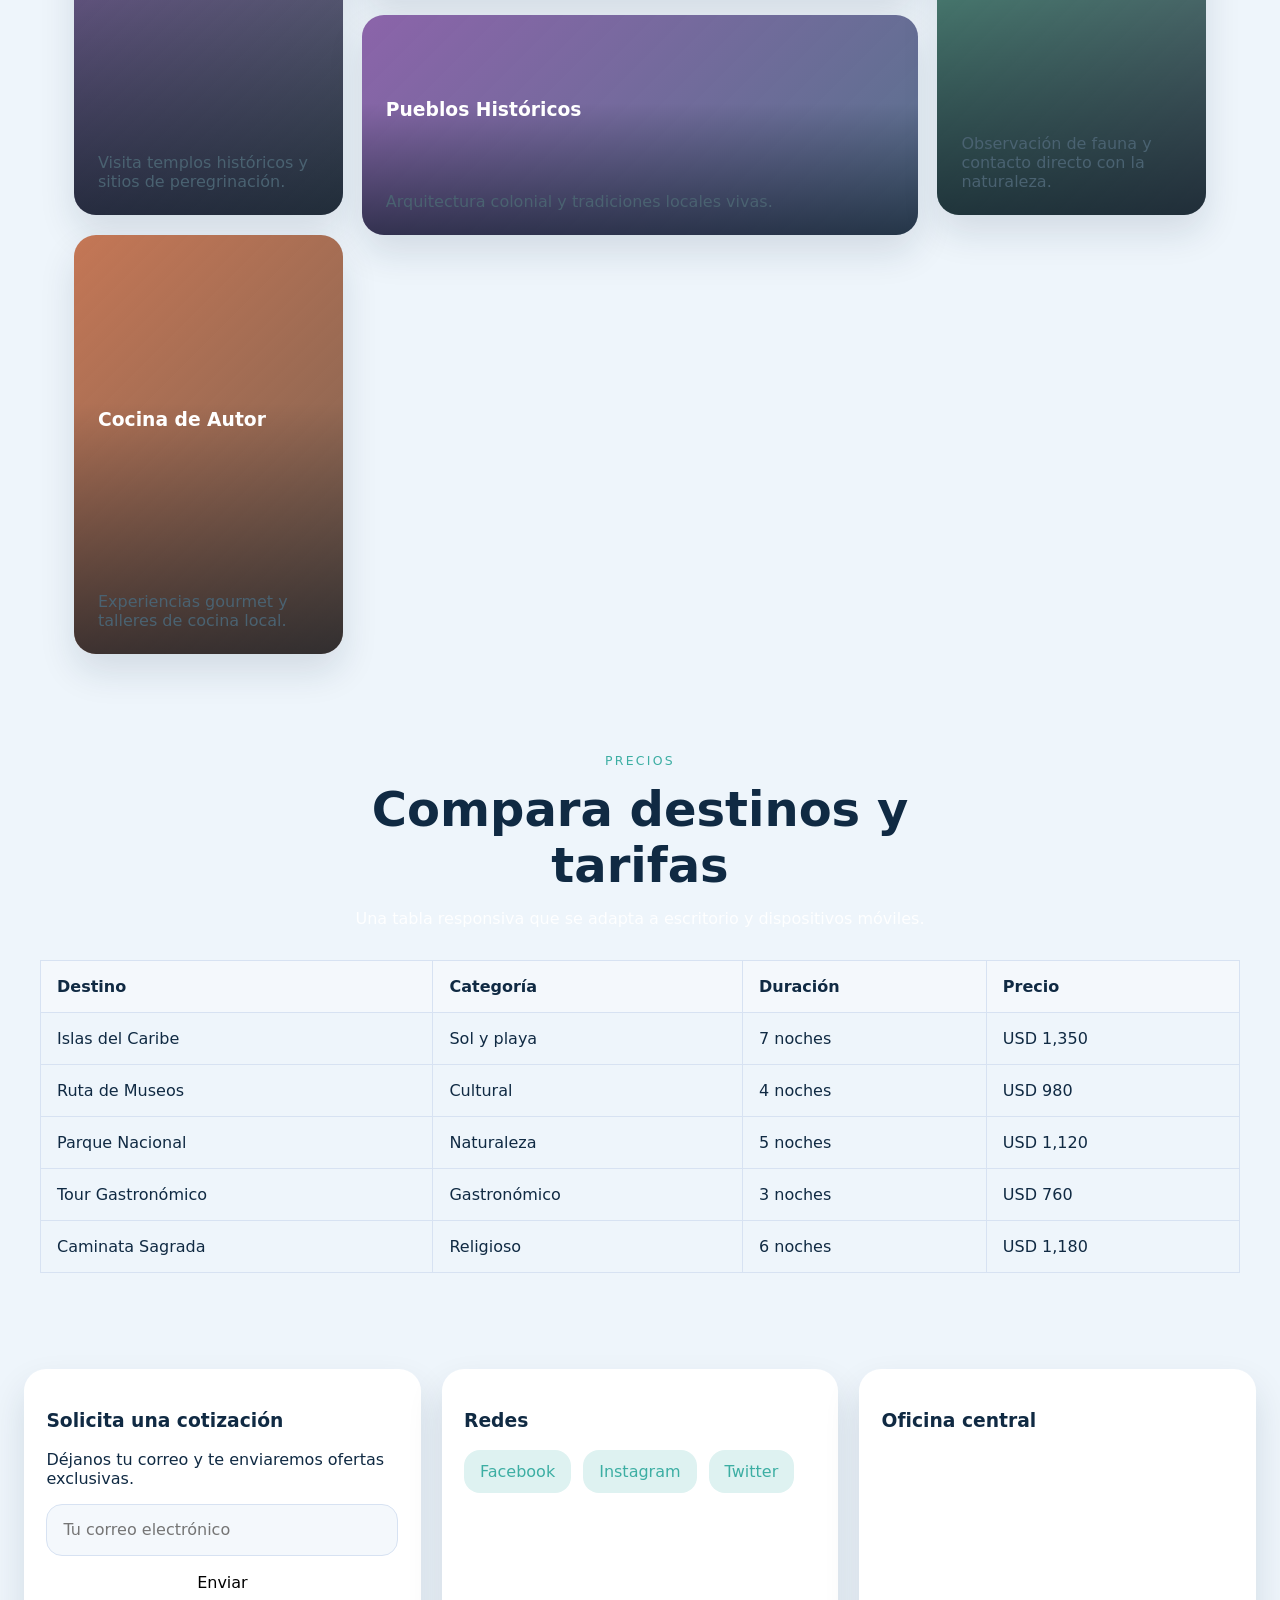
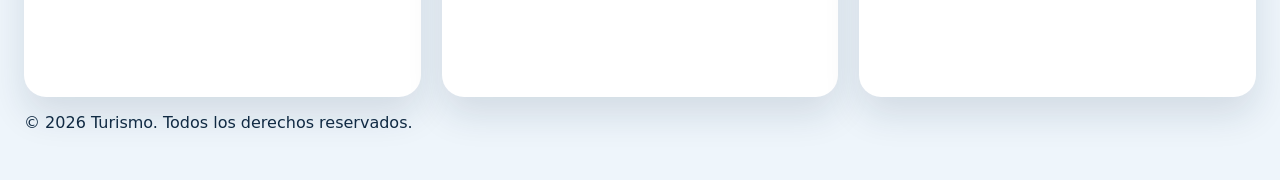
<file: destinos.html>
<!DOCTYPE html>
<html lang="es">

<head>
    <meta charset="UTF-8">
    <meta name="viewport" content="width=device-width, initial-scale=1.0">
    <title>Destinos - Turismo</title>
    <link href="turismo.css" rel="stylesheet">
</head>

<body>
    <header class="header">
        <div class="logo">
            <a href="index.html">Turismo</a>
        </div>
        <nav class="main-nav">
            <a href="index.html">Home</a>
            <a href="destinos.html">Destinos</a>
            <a href="agencias.html">Agencias</a>
            <a href="precios.html">Precios</a>
            <a href="blog.html">Blog</a>
            <a href="contacto.html">Contacto</a>
        </nav>
        <button class="mobile-toggle" aria-label="Mostrar menú">☰</button>
        <button class="theme-toggle" aria-label="Cambiar tema">🌙</button>
    </header>

    <main class="destinos-page">
        <section class="hero hero-compact">
            <div class="hero-overlay"></div>
            <div class="hero-content">
                <small>Explora</small>
                <h1>Encuentra el destino perfecto</h1>
                <p>Filtra por intereses y descubre destinos únicos con una galería en estilo masonry.</p>
            </div>
        </section>

        <section class="filters-section">
            <div class="section-header">
                <small>Filtros</small>
                <h2>Explora por categoría</h2>
                <p>Selecciona una categoría para ver destinos que coincidan con tu estilo de viaje.</p>
            </div>
            <div class="filters">
                <input type="radio" name="destination-filter" id="all" checked>
                <label for="all">Todos</label>
                <input type="radio" name="destination-filter" id="cultura">
                <label for="cultura">Cultural</label>
                <input type="radio" name="destination-filter" id="naturaleza">
                <label for="naturaleza">Naturaleza</label>
                <input type="radio" name="destination-filter" id="playa">
                <label for="playa">Sol y playa</label>
                <input type="radio" name="destination-filter" id="gastronomia">
                <label for="gastronomia">Gastronómico</label>
                <input type="radio" name="destination-filter" id="religioso">
                <label for="religioso">Religioso</label>
            </div>
            <div class="destinations-grid">
                <article class="card cultura tall">
                    <div class="card-content">
                        <h3>Ruta de Museos</h3>
                        <p>Recorre los mejores museos y patrimonio cultural urbanos.</p>
                    </div>
                </article>
                <article class="card naturaleza wide">
                    <div class="card-content">
                        <h3>Parque Nacional</h3>
                        <p>Senderismo y paisajes naturales protegidos.</p>
                    </div>
                </article>
                <article class="card playa tall">
                    <div class="card-content">
                        <h3>Playa Dorada</h3>
                        <p>Días de sol, deportes acuáticos y relax junto al mar.</p>
                    </div>
                </article>
                <article class="card gastronomia big">
                    <div class="card-content">
                        <h3>Tour Gastronómico</h3>
                        <p>Sabores locales, mercados y cenas memorables.</p>
                    </div>
                </article>
                <article class="card religioso tall">
                    <div class="card-content">
                        <h3>Caminata Sagrada</h3>
                        <p>Visita templos históricos y sitios de peregrinación.</p>
                    </div>
                </article>
                <article class="card cultura wide">
                    <div class="card-content">
                        <h3>Pueblos Históricos</h3>
                        <p>Arquitectura colonial y tradiciones locales vivas.</p>
                    </div>
                </article>
                <article class="card naturaleza tall">
                    <div class="card-content">
                        <h3>Reserva de Aves</h3>
                        <p>Observación de fauna y contacto directo con la naturaleza.</p>
                    </div>
                </article>
                <article class="card gastronomia tall">
                    <div class="card-content">
                        <h3>Cocina de Autor</h3>
                        <p>Experiencias gourmet y talleres de cocina local.</p>
                    </div>
                </article>
            </div>
        </section>

        <section class="price-section">
            <div class="section-header">
                <small>Precios</small>
                <h2>Compara destinos y tarifas</h2>
                <p>Una tabla responsiva que se adapta a escritorio y dispositivos móviles.</p>
            </div>
            <div class="table-responsive">
                <table class="price-table">
                    <thead>
                        <tr>
                            <th>Destino</th>
                            <th>Categoría</th>
                            <th>Duración</th>
                            <th>Precio</th>
                        </tr>
                    </thead>
                    <tbody>
                        <tr>
                            <td data-label="Destino">Islas del Caribe</td>
                            <td data-label="Categoría">Sol y playa</td>
                            <td data-label="Duración">7 noches</td>
                            <td data-label="Precio">USD 1,350</td>
                        </tr>
                        <tr>
                            <td data-label="Destino">Ruta de Museos</td>
                            <td data-label="Categoría">Cultural</td>
                            <td data-label="Duración">4 noches</td>
                            <td data-label="Precio">USD 980</td>
                        </tr>
                        <tr>
                            <td data-label="Destino">Parque Nacional</td>
                            <td data-label="Categoría">Naturaleza</td>
                            <td data-label="Duración">5 noches</td>
                            <td data-label="Precio">USD 1,120</td>
                        </tr>
                        <tr>
                            <td data-label="Destino">Tour Gastronómico</td>
                            <td data-label="Categoría">Gastronómico</td>
                            <td data-label="Duración">3 noches</td>
                            <td data-label="Precio">USD 760</td>
                        </tr>
                        <tr>
                            <td data-label="Destino">Caminata Sagrada</td>
                            <td data-label="Categoría">Religioso</td>
                            <td data-label="Duración">6 noches</td>
                            <td data-label="Precio">USD 1,180</td>
                        </tr>
                    </tbody>
                </table>
            </div>
        </section>
    </main>

    <footer class="site-footer">
        <div class="footer-grid">
            <div class="newsletter">
                <h3>Solicita una cotización</h3>
                <p>Déjanos tu correo y te enviaremos ofertas exclusivas.</p>
                <form>
                    <input type="email" placeholder="Tu correo electrónico" required>
                    <button type="submit">Enviar</button>
                </form>
            </div>
            <div class="social-links">
                <h3>Redes</h3>
                <div class="social-icons">
                    <a href="#">Facebook</a>
                    <a href="#">Instagram</a>
                    <a href="#">Twitter</a>
                </div>
            </div>
            <div class="map-container">
                <h3>Oficina central</h3>
                <iframe
                    src="https://www.openstreetmap.org/export/embed.html?bbox=-58.50%2C-34.80%2C-58.30%2C-34.60&amp;layer=mapnik"
                    aria-label="Mapa interactivo"
                    loading="lazy"></iframe>
            </div>
        </div>
        <p class="copyright">© 2026 Turismo. Todos los derechos reservados.</p>
    </footer>

    <script>
        const mobileToggle = document.querySelector('.mobile-toggle');
        const nav = document.querySelector('.main-nav');
        const themeToggle = document.querySelector('.theme-toggle');
        const root = document.documentElement;

        mobileToggle.addEventListener('click', () => {
            nav.classList.toggle('nav-open');
        });

        const savedTheme = localStorage.getItem('theme');
        if (savedTheme === 'dark') {
            root.setAttribute('data-theme', 'dark');
            themeToggle.textContent = '☀️';
        }

        themeToggle.addEventListener('click', () => {
            const isDark = root.getAttribute('data-theme') === 'dark';
            root.setAttribute('data-theme', isDark ? 'light' : 'dark');
            themeToggle.textContent = isDark ? '🌙' : '☀️';
            localStorage.setItem('theme', isDark ? 'light' : 'dark');
        });

        const revealItems = document.querySelectorAll('[data-reveal]');
        if ('IntersectionObserver' in window) {
            const observer = new IntersectionObserver((entries) => {
                entries.forEach(entry => {
                    if (entry.isIntersecting) {
                        entry.target.classList.add('visible');
                        observer.unobserve(entry.target);
                    }
                });
            }, { threshold: 0.15 });
            revealItems.forEach(item => observer.observe(item));
        }
    </script>
</body>

</html>
</file>
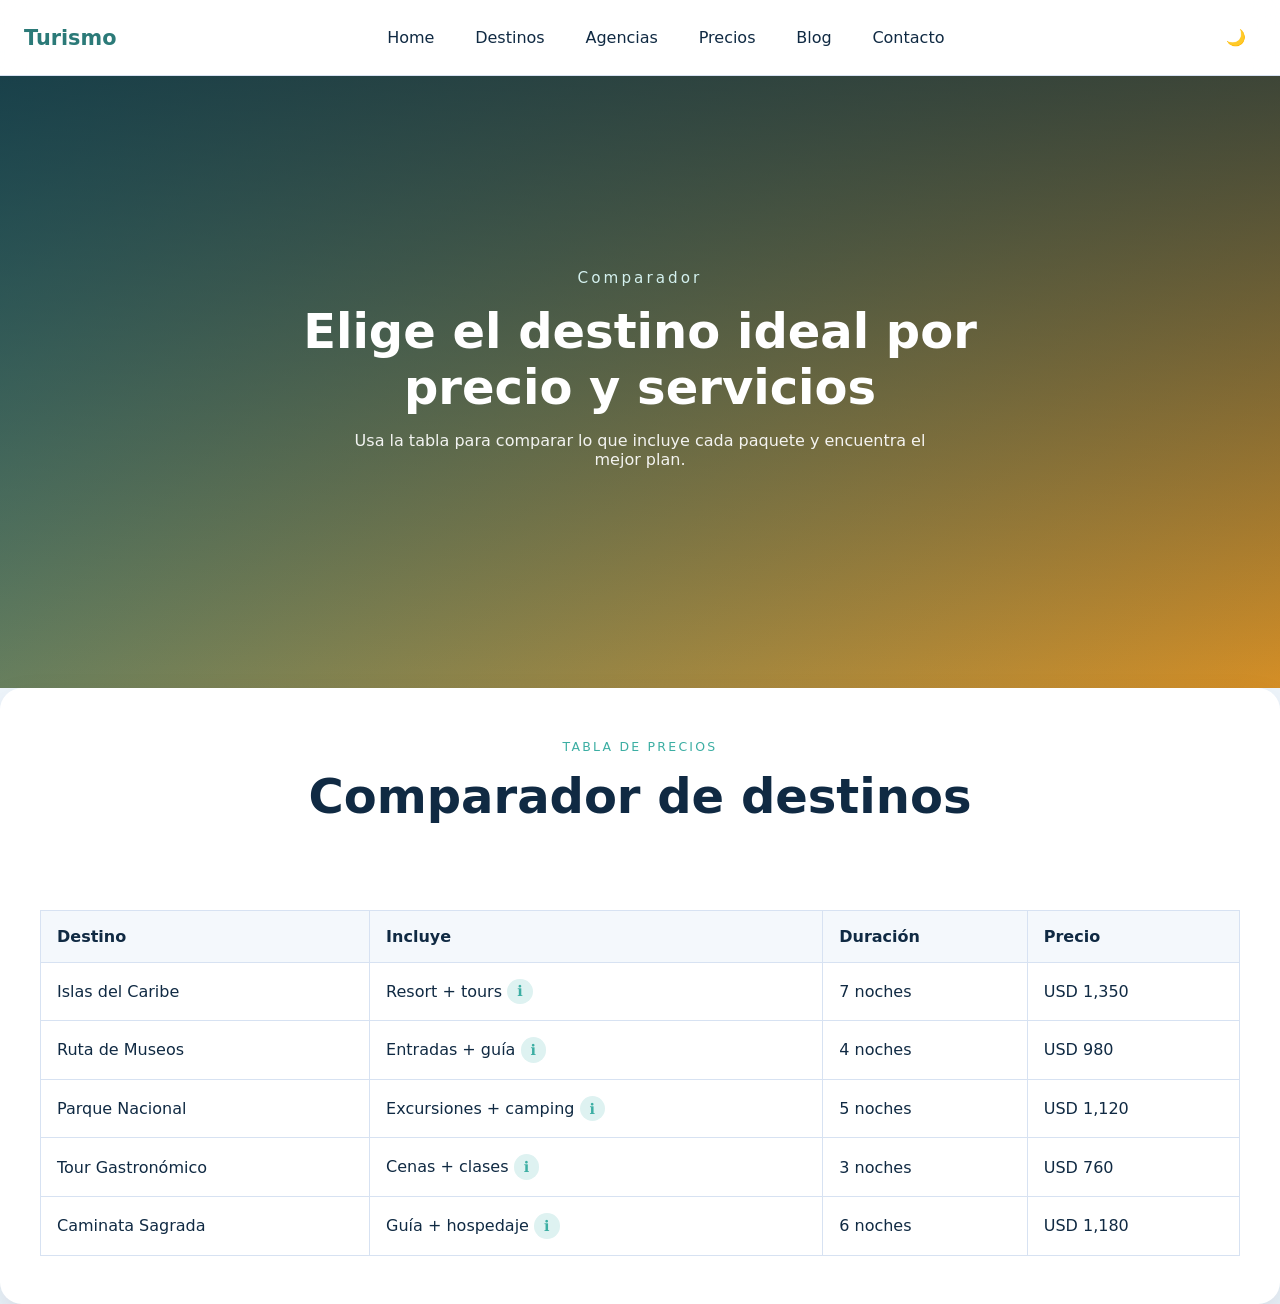
<file: precios.html>
<!DOCTYPE html>
<html lang="es">

<head>
    <meta charset="UTF-8">
    <meta name="viewport" content="width=device-width, initial-scale=1.0">
    <title>Precios - Turismo</title>
    <link href="turismo.css" rel="stylesheet">
</head>

<body>
    <header class="header">
        <div class="logo">
            <a href="index.html">Turismo</a>
        </div>
        <nav class="main-nav">
            <a href="index.html">Home</a>
            <a href="destinos.html">Destinos</a>
            <a href="agencias.html">Agencias</a>
            <a href="precios.html">Precios</a>
            <a href="blog.html">Blog</a>
            <a href="contacto.html">Contacto</a>
        </nav>
        <button class="mobile-toggle" aria-label="Mostrar menú">☰</button>
        <button class="theme-toggle" aria-label="Cambiar tema">🌙</button>
    </header>

    <main>
        <section class="hero hero-compact" data-reveal>
            <div class="hero-overlay"></div>
            <div class="hero-content">
                <small>Comparador</small>
                <h1>Elige el destino ideal por precio y servicios</h1>
                <p>Usa la tabla para comparar lo que incluye cada paquete y encuentra el mejor plan.</p>
            </div>
        </section>

        <section class="pricing-section" data-reveal>
            <div class="section-header">
                <small>Tabla de precios</small>
                <h2>Comparador de destinos</h2>
                <p>Vea rápidamente los beneficios, costos y servicios incluidos en cada paquete.</p>
            </div>

            <div class="table-responsive">
                <table class="price-table highlight-row">
                    <thead>
                        <tr>
                            <th>Destino</th>
                            <th>Incluye</th>
                            <th>Duración</th>
                            <th>Precio</th>
                        </tr>
                    </thead>
                    <tbody>
                        <tr>
                            <td data-label="Destino">Islas del Caribe</td>
                            <td data-label="Incluye">Resort + tours <span class="tooltip" aria-label="Incluye acceso ilimitado">ℹ️</span></td>
                            <td data-label="Duración">7 noches</td>
                            <td data-label="Precio">USD 1,350</td>
                        </tr>
                        <tr>
                            <td data-label="Destino">Ruta de Museos</td>
                            <td data-label="Incluye">Entradas + guía <span class="tooltip" aria-label="Incluye accesos a museos">ℹ️</span></td>
                            <td data-label="Duración">4 noches</td>
                            <td data-label="Precio">USD 980</td>
                        </tr>
                        <tr>
                            <td data-label="Destino">Parque Nacional</td>
                            <td data-label="Incluye">Excursiones + camping <span class="tooltip" aria-label="Incluye equipo básico">ℹ️</span></td>
                            <td data-label="Duración">5 noches</td>
                            <td data-label="Precio">USD 1,120</td>
                        </tr>
                        <tr>
                            <td data-label="Destino">Tour Gastronómico</td>
                            <td data-label="Incluye">Cenas + clases <span class="tooltip" aria-label="Incluye degustaciones ilimitadas">ℹ️</span></td>
                            <td data-label="Duración">3 noches</td>
                            <td data-label="Precio">USD 760</td>
                        </tr>
                        <tr>
                            <td data-label="Destino">Caminata Sagrada</td>
                            <td data-label="Incluye">Guía + hospedaje <span class="tooltip" aria-label="Incluye transporte local">ℹ️</span></td>
                            <td data-label="Duración">6 noches</td>
                            <td data-label="Precio">USD 1,180</td>
                        </tr>
                    </tbody>
                </table>
            </div>
        </section>
    </main>

    <script>
        const mobileToggle = document.querySelector('.mobile-toggle');
        const nav = document.querySelector('.main-nav');
        const themeToggle = document.querySelector('.theme-toggle');
        const root = document.documentElement;

        if (mobileToggle) {
            mobileToggle.addEventListener('click', () => nav.classList.toggle('nav-open'));
        }

        const savedTheme = localStorage.getItem('theme');
        if (savedTheme === 'dark') {
            root.setAttribute('data-theme', 'dark');
            themeToggle.textContent = '☀️';
        }

        if (themeToggle) {
            themeToggle.addEventListener('click', () => {
                const isDark = root.getAttribute('data-theme') === 'dark';
                root.setAttribute('data-theme', isDark ? 'light' : 'dark');
                themeToggle.textContent = isDark ? '🌙' : '☀️';
                localStorage.setItem('theme', isDark ? 'light' : 'dark');
            });
        }

        const revealItems = document.querySelectorAll('[data-reveal]');
        if ('IntersectionObserver' in window) {
            const observer = new IntersectionObserver((entries) => {
                entries.forEach(entry => {
                    if (entry.isIntersecting) {
                        entry.target.classList.add('visible');
                        observer.unobserve(entry.target);
                    }
                });
            }, { threshold: 0.15 });
            revealItems.forEach(item => observer.observe(item));
        }
    </script>
</body>

</html>
</file>
<file: turismo.css>
:root {
  --bg: #eef5fb;
  --surface: #ffffff;
  --surface-soft: #f4f8fc;
  --text: #102a43;
  --text-muted: #4a6271;
  --accent: #2b7a78;
  --accent-soft: #def2f1;
  --accent-strong: #3caea3;
  --highlight: #f18f01;
  --border: #d7e2f2;
  --shadow: 0 18px 36px rgba(16, 42, 67, 0.12);
  --radius: 22px;
  --radius-sm: 14px;
  --transition: 220ms ease;
}

[data-theme='dark'] {
  --bg: #081522;
  --surface: #112737;
  --surface-soft: #14344a;
  --text: #f0f7fb;
  --text-muted: #a3b7c7;
  --accent: #5ec5b2;
  --accent-soft: #0f3f56;
  --accent-strong: #87d4c3;
  --highlight: #ffb703;
  --border: rgba(255, 255, 255, 0.12);
  --shadow: 0 18px 48px rgba(0, 0, 0, 0.35);
}

* {
  box-sizing: border-box;
}

html {
  scroll-behavior: smooth;
}

body {
  margin: 0;
  font-family: system-ui, -apple-system, BlinkMacSystemFont, 'Segoe UI', sans-serif;
  color: var(--text);
  background: var(--bg);
}

a {
  color: inherit;
  text-decoration: none;
}

button,
input,
select,
textarea {
  font: inherit;
}

button {
  border: none;
  background: none;
}

.header {
  position: sticky;
  top: 0;
  z-index: 20;
  display: flex;
  align-items: center;
  justify-content: space-between;
  gap: 1rem;
  padding: 1rem 1.5rem;
  background: rgba(255, 255, 255, 0.95);
  backdrop-filter: blur(14px);
  border-bottom: 1px solid var(--border);
}

[data-theme='dark'] .header {
  background: rgba(8, 20, 36, 0.95);
}

.logo a {
  font-weight: 800;
  font-size: 1.3rem;
  color: var(--accent);
}

.main-nav {
  display: flex;
  align-items: center;
  gap: 0.65rem;
  flex-wrap: wrap;
}

.main-nav a,
.main-nav .menu-item > a {
  padding: 0.75rem 0.95rem;
  border-radius: 999px;
  transition: transform var(--transition), background var(--transition), color var(--transition);
}

.main-nav a:hover,
.main-nav .menu-item > a:hover,
.main-nav a:focus-visible,
.main-nav .menu-item > a:focus-visible {
  background: var(--accent-soft);
  color: var(--accent-strong);
  outline: none;
}

.menu-item {
  position: relative;
}

.mega-menu {
  position: absolute;
  left: 0;
  top: calc(100% + 0.5rem);
  display: grid;
  grid-template-columns: repeat(3, minmax(140px, 1fr));
  gap: 0.9rem;
  padding: 1rem;
  width: min(28rem, 100vw);
  background: var(--surface);
  border: 1px solid var(--border);
  border-radius: 18px;
  box-shadow: var(--shadow);
  opacity: 0;
  visibility: hidden;
  transform: translateY(10px);
  transition: opacity var(--transition), transform var(--transition), visibility var(--transition);
}

.menu-item:hover .mega-menu,
.menu-item:focus-within .mega-menu {
  opacity: 1;
  visibility: visible;
  transform: translateY(0);
}

.mega-menu h4 {
  margin: 0 0 0.75rem;
  color: var(--accent-strong);
  font-size: 0.92rem;
}

.mega-menu ul {
  list-style: none;
  padding: 0;
  margin: 0;
}

.mega-menu li a {
  display: inline-block;
  padding: 0.25rem 0;
  color: var(--text-muted);
}

.theme-toggle,
.mobile-toggle {
  padding: 0.65rem;
  border-radius: 999px;
  color: var(--text);
}

.theme-toggle:hover,
.mobile-toggle:hover,
.theme-toggle:focus-visible,
.mobile-toggle:focus-visible {
  background: var(--accent-soft);
  outline: none;
}

.mobile-toggle {
  display: none;
}

main {
  overflow-x: hidden;
}

section {
  padding: 3rem 1.5rem;
}

.section-header {
  max-width: 720px;
  margin: 0 auto 2rem;
  text-align: center;
}

.section-header small {
  display: inline-block;
  margin-bottom: 0.85rem;
  color: var(--accent-strong);
  text-transform: uppercase;
  letter-spacing: 0.18em;
  font-size: 0.78rem;
}

.hero,
.hero-compact,
.agency-hero {
  position: relative;
  min-height: 68vh;
  display: grid;
  place-items: center;
  overflow: hidden;
  color: #fff;
}

.hero-video {
  position: absolute;
  inset: 0;
  width: 100%;
  height: 100%;
  object-fit: cover;
}

.hero-overlay,
.hero-compact .hero-overlay,
.agency-hero::before {
  position: absolute;
  inset: 0;
  content: '';
  background: linear-gradient(180deg, rgba(11, 36, 50, 0.7), rgba(11, 36, 50, 0.12));
}

.hero-compact,
.agency-hero {
  background: linear-gradient(135deg, rgba(43, 122, 120, 0.92), rgba(241, 143, 1, 0.86));
}

.hero-contenido,
.hero-content {
  position: relative;
  z-index: 1;
  max-width: 720px;
  text-align: center;
}

.hero-contenido span,
.hero-content small {
  display: inline-block;
  margin-bottom: 1rem;
  color: #d4f1ef;
  letter-spacing: 0.2em;
  font-size: 0.95rem;
}

.hero-contenido h1,
.hero-content h1,
.section-header h2 {
  margin: 0 0 1rem;
  font-size: clamp(2rem, 4vw, 3rem);
}

.hero-contenido p,
.hero-content p,
.section-header p {
  margin: 0 auto 1.75rem;
  max-width: 38rem;
  color: rgba(255, 255, 255, 0.92);
  font-size: 1rem;
}

.hero-contenido span,
.hero-content small,
.hero-contenido h1,
.hero-content p,
.hero-content a {
  animation: fadeUp 1s ease both;
}

.btn,
.submit-button {
  display: inline-flex;
  align-items: center;
  justify-content: center;
  padding: 0.95rem 1.4rem;
  border-radius: 999px;
  background: linear-gradient(135deg, var(--accent), var(--accent-strong));
  color: #ffffff;
  transition: transform var(--transition), opacity var(--transition);
}

.btn:hover,
.submit-button:hover,
.btn:focus-visible,
.submit-button:focus-visible {
  transform: translateY(-2px);
  opacity: 0.98;
  outline: none;
}

@keyframes fadeUp {
  from { opacity: 0; transform: translateY(18px); }
  to { opacity: 1; transform: translateY(0); }
}

.cards-grid,
.destinations-grid,
.agency-grid,
.blog-grid,
.comments-list,
.counter-section {
  display: grid;
  gap: 1.2rem;
}

.cards-grid,
.destinations-grid,
.agency-grid,
.blog-grid,
.comments-list {
  grid-template-columns: repeat(auto-fit, minmax(220px, 1fr));
}

.card,
.testimonial,
.agency-card,
.blog-article,
.comment,
.newsletter,
.social-links,
.map-container,
.contacto-info,
.contacto-form,
.pricing-section,
.testimonios {
  background: var(--surface);
  border-radius: var(--radius);
  box-shadow: var(--shadow);
}

.card {
  overflow: hidden;
  min-height: 280px;
  transition: transform var(--transition), box-shadow var(--transition);
}

.card:hover {
  transform: translateY(-6px);
}

.card::before {
  content: '';
  position: absolute;
  inset: 0;
  background: linear-gradient(180deg, rgba(43, 122, 120, 0.12), rgba(241, 143, 1, 0.08));
  opacity: 0;
  transition: opacity var(--transition);
}

.card:hover::before {
  opacity: 1;
}

.card-image,
.article-media {
  min-height: 180px;
  background-size: cover;
  background-position: center;
}

.card-body,
.article-content,
.comment-body,
.card-front,
.card-back {
  padding: 1.25rem;
}

.card h3,
.article-content h3,
.comment-body strong {
  margin: 0 0 0.75rem;
}

.card p,
.article-content p,
.comment-body p {
  margin: 0;
  color: var(--text-muted);
}

.image1 {
  background-image: linear-gradient(135deg, rgba(58, 145, 175, 0.85), rgba(40, 97, 118, 0.7)), url('https://images.unsplash.com/photo-1507525428034-b723cf961d3e?auto=format&fit=crop&w=1000&q=60');
}

.image2 {
  background-image: linear-gradient(135deg, rgba(94, 165, 152, 0.85), rgba(29, 53, 87, 0.7)), url('https://images.unsplash.com/photo-1500530855697-b586d89ba3ee?auto=format&fit=crop&w=1000&q=60');
}

.image3 {
  background-image: linear-gradient(135deg, rgba(243, 148, 79, 0.85), rgba(131, 89, 0, 0.7)), url('https://images.unsplash.com/photo-1512453979798-5ea266f8880c?auto=format&fit=crop&w=1000&q=60');
}

.counter-section {
  grid-template-columns: repeat(auto-fit, minmax(200px, 1fr));
  padding: 1.5rem;
}

.counter-card {
  padding: 1.75rem;
  color: #fff;
  text-align: center;
  background: linear-gradient(135deg, rgba(43, 122, 120, 0.95), rgba(241, 143, 1, 0.95));
}

.counter-card p {
  margin-top: 0.8rem;
  color: rgba(255, 255, 255, 0.84);
}

.counter {
  font-size: clamp(2.2rem, 4vw, 3.4rem);
  font-weight: 800;
  display: inline-block;
  animation: pulse 1.4s ease infinite alternate;
}

@keyframes pulse {
  to { transform: scale(1.04); }
}

.testimonios {
  padding: 0;
}

.carrusel {
  overflow: hidden;
  border-radius: var(--radius);
}

.carrusel-track {
  display: flex;
  width: 300%;
  animation: slide 18s infinite ease-in-out;
}

.carrusel:hover .carrusel-track {
  animation-play-state: paused;
}

.testimonial {
  flex: 0 0 100%;
  min-height: 240px;
  padding: 2rem;
  background: linear-gradient(135deg, rgba(214, 149, 19, 0.785), rgba(24, 147, 28, 0.96));
}

.testimonial h4 {
  color: rgb(23, 103, 209);
}

@keyframes slide {
  0%, 20% { transform: translateX(0); }
  25%, 45% { transform: translateX(-100%); }
  50%, 70% { transform: translateX(-200%); }
  75%, 100% { transform: translateX(0); }
}

.footer,
.site-footer {
  padding: 3rem 1.5rem 2rem;
}

.footer-grid,
.site-footer .footer-grid {
  display: grid;
  gap: 1.3rem;
  grid-template-columns: repeat(auto-fit, minmax(220px, 1fr));
}

.newsletter,
.social-links,
.map-container {
  padding: 1.4rem;
}

.newsletter form,
.contacto-form form {
  display: grid;
  gap: 1rem;
}

input,
textarea,
select {
  width: 100%;
  padding: 0.95rem 1rem;
  border-radius: 16px;
  border: 1px solid var(--border);
  background: var(--surface-soft);
  color: var(--text);
}

input:focus-visible,
textarea:focus-visible,
select:focus-visible,
button:focus-visible,
a:focus-visible {
  outline: 3px solid rgba(43, 122, 120, 0.26);
  outline-offset: 3px;
}

.social-icons {
  display: flex;
  flex-wrap: wrap;
  gap: 0.75rem;
}

.social-icons a {
  padding: 0.75rem 1rem;
  border-radius: 16px;
  background: var(--accent-soft);
  color: var(--accent-strong);
  transition: transform var(--transition), background var(--transition);
}

.social-icons a:hover,
.social-icons a:focus-visible {
  transform: translateY(-2px);
  background: var(--accent);
  color: #fff;
}

.map-container iframe {
  width: 100%;
  min-height: 220px;
  border: none;
  border-radius: 18px;
}

.contacto-page .contacto-layout {
  display: grid;
  gap: 2rem;
  grid-template-columns: 1.1fr 1fr;
}

.contacto-info,
.contacto-form {
  padding: 2rem;
}

.form-group {
  display: grid;
  gap: 0.5rem;
}

.submit-wrapper {
  position: relative;
}

.spinner-overlay {
  position: absolute;
  inset: 0;
  display: grid;
  place-items: center;
  background: rgba(255, 255, 255, 0.85);
  border-radius: 20px;
  opacity: 0;
  pointer-events: none;
  transition: opacity var(--transition);
}

.spinner-overlay.show {
  opacity: 1;
  pointer-events: auto;
}

.spinner {
  width: 3rem;
  height: 3rem;
  border: 4px solid rgba(43, 122, 120, 0.25);
  border-top-color: var(--accent);
  border-radius: 50%;
  animation: spin 0.95s linear infinite;
}

@keyframes spin {
  to { transform: rotate(360deg); }
}

.modal {
  position: fixed;
  inset: 0;
  display: grid;
  place-items: center;
  background: transparent;
  opacity: 0;
  pointer-events: none;
  transition: opacity var(--transition);
  z-index: 50;
}

.modal.show {
  opacity: 1;
  pointer-events: auto;
  background: rgba(10, 20, 40, 0.7);
}

.modal-card {
  padding: 2rem;
  width: min(92vw, 420px);
  border-radius: 50px;
  background-color: rgba(21, 85, 188, 0.704);
}   

.agency-grid {
  padding: 1rem 1.5rem 3rem;
}

.agency-card {
  perspective: 1100px;
}

.card-inner {
  position: relative;
  min-height: 360px;
  transform-style: preserve-3d;
  transition: transform 0.6s ease;
}

.agency-card:hover .card-inner,
.agency-card:focus-within .card-inner {
  transform: rotateY(180deg);
}

.card-front,
.card-back {
  position: absolute;
  inset: 0;
  border-radius: var(--radius);
  backface-visibility: hidden;
}

.card-front {
  padding: 2rem;
}

.card-back {
  padding: 2rem;
  transform: rotateY(180deg);
}

.agency-badge {
  display: inline-flex;
  padding: 0.55rem 0.9rem;
  border-radius: 999px;
  background: rgba(43, 122, 120, 0.14);
  color: var(--accent);
  font-weight: 700;
}

.star-rating {
  display: flex;
  gap: 0.35rem;
  margin-bottom: 0.9rem;
}

.star {
  width: 1.2rem;
  height: 1.2rem;
  background: var(--border);
  clip-path: polygon(50% 0%, 61% 35%, 98% 35%, 68% 57%, 79% 91%, 50% 70%, 21% 91%, 32% 57%, 2% 35%, 39% 35%);
}

.star.filled {
  background: var(--highlight);
  animation: glow 1.5s ease-in-out infinite alternate;
}

@keyframes glow {
  to { transform: scale(1.08); }
}

.card-back ul {
  list-style: none;
  padding: 0;
  margin: 0 0 1rem;
  display: grid;
  gap: 0.6rem;
}

.card-back li::before {
  content: '✔';
  margin-right: 0.5rem;
  color: var(--accent);
}

.blog-filters,
.filters-section {
  max-width: 1180px;
  margin: 0 auto;
}

.filters,
.blog-filters .filters {
  display: flex;
  flex-wrap: wrap;
  gap: 0.75rem;
  justify-content: center;
}

.filters input,
.blog-filters input {
  position: absolute;
  opacity: 0;
  pointer-events: none;
}

.filters label,
.blog-filters label {
  cursor: pointer;
  padding: 0.85rem 1rem;
  border-radius: 999px;
  border: 1px solid var(--border);
  background: var(--surface);
  transition: transform var(--transition), background var(--transition), color var(--transition);
}

.filters label:hover,
.blog-filters label:hover,
.filters label:focus-visible,
.blog-filters label:focus-visible {
  transform: translateY(-2px);
  outline: none;
}

#all:checked + label,
#cultura:checked + label,
#naturaleza:checked + label,
#playa:checked + label,
#gastronomia:checked + label,
#religioso:checked + label,
#todos:checked + label,
#aventura:checked + label,
#cultural:checked + label {
  background: var(--accent);
  color: #fff;
  border-color: transparent;
}

.destinations-grid {
  grid-auto-rows: 200px;
  grid-auto-flow: dense;
}

.destinations-grid .card.big { grid-column: span 2; grid-row: span 2; }
.destinations-grid .card.wide { grid-column: span 2; }
.destinations-grid .card.tall { grid-row: span 2; }

.destinations-grid .card {
  position: relative;
  color: #fff;
  min-height: 220px;
}

.destinations-grid .card-content {
  position: absolute;
  inset: 0;
  padding: 1.5rem;
  display: grid;
  align-items: end;
  background: linear-gradient(180deg, transparent 40%, rgba(2, 13, 25, 0.6) 100%);
  transition: transform var(--transition);
}

.destinations-grid .card:hover .card-content {
  transform: translateY(-6px);
}

.destinations-grid .card.cultura { background-image: linear-gradient(135deg, rgba(110, 61, 148, 0.8), rgba(18, 54, 93, 0.7)), url('https://images.unsplash.com/photo-1525009339385-5703f6b59fba?auto=format&fit=crop&w=1000&q=60'); }
.destinations-grid .card.naturaleza { background-image: linear-gradient(135deg, rgba(34, 113, 89, 0.82), rgba(10, 34, 47, 0.72)), url('https://images.unsplash.com/photo-1441716844725-09cedc13a4e7?auto=format&fit=crop&w=1000&q=60'); }
.destinations-grid .card.playa { background-image: linear-gradient(135deg, rgba(4, 107, 145, 0.82), rgba(22, 62, 83, 0.72)), url('https://images.unsplash.com/photo-1507525428034-b723cf961d3e?auto=format&fit=crop&w=1000&q=60'); }
.destinations-grid .card.gastronomia { background-image: linear-gradient(135deg, rgba(186, 95, 56, 0.85), rgba(69, 35, 14, 0.72)), url('https://images.unsplash.com/photo-1478145046317-39f10e56b5e9?auto=format&fit=crop&w=1000&q=60'); }
.destinations-grid .card.religioso { background-image: linear-gradient(135deg, rgba(87, 56, 123, 0.85), rgba(12, 30, 49, 0.72)), url('https://images.unsplash.com/photo-1505693416388-ac5ce068fe85?auto=format&fit=crop&w=1000&q=60'); }

#all:checked ~ .destinations-grid .card { display: block; }
#cultura:checked ~ .destinations-grid .card:not(.cultura),
#naturaleza:checked ~ .destinations-grid .card:not(.naturaleza),
#playa:checked ~ .destinations-grid .card:not(.playa),
#gastronomia:checked ~ .destinations-grid .card:not(.gastronomia),
#religioso:checked ~ .destinations-grid .card:not(.religioso) {
  display: none;
}

.blog-grid {
  grid-template-columns: repeat(auto-fit, minmax(240px, 1fr));
}

.blog-article {
  overflow: hidden;
  min-height: 320px;
  transition: transform var(--transition), box-shadow var(--transition);
}

.blog-article:hover {
  transform: translateY(-6px);
}

.article-media {
  min-height: 180px;
}

.blog-article.aventura .article-media { background-image: linear-gradient(135deg, rgba(25, 103, 110, 0.8), rgba(5, 32, 45, 0.6)), url('https://images.unsplash.com/photo-1500530855697-b586d89ba3ee?auto=format&fit=crop&w=1200&q=60'); }
.blog-article.cultural .article-media { background-image: linear-gradient(135deg, rgba(101, 62, 109, 0.8), rgba(22, 35, 58, 0.6)), url('https://images.unsplash.com/photo-1512453979798-5ea266f8880c?auto=format&fit=crop&w=1200&q=60'); }
.blog-article.playa .article-media { background-image: linear-gradient(135deg, rgba(4, 118, 140, 0.8), rgba(10, 40, 58, 0.6)), url('https://images.unsplash.com/photo-1507525428034-b723cf961d3e?auto=format&fit=crop&w=1200&q=60'); }

.article-content {
  padding: 1.3rem;
}

.tag {
  display: inline-flex;
  padding: 0.4rem 0.85rem;
  border-radius: 999px;
  background: var(--accent-soft);
  color: var(--accent-strong);
  text-transform: uppercase;
  letter-spacing: 0.08em;
  font-size: 0.8rem;
  margin-bottom: 0.9rem;
}

.comments-list {
  grid-template-columns: repeat(auto-fit, minmax(240px, 1fr));
}

.comment {
  grid-template-columns: auto 1fr;
  padding: 1.3rem;
  gap: 1rem;
}

.avatar {
  width: 56px;
  height: 56px;
  border-radius: 50%;
  background: linear-gradient(135deg, var(--accent), var(--highlight));
  position: relative;
}

.avatar::before,
.avatar::after {
  content: '';
  position: absolute;
  border-radius: 50%;
  background: rgba(255, 255, 255, 0.75);
}

.avatar::before {
  width: 14px;
  height: 14px;
  top: 10px;
  left: 14px;
}

.avatar::after {
  width: 10px;
  height: 10px;
  bottom: 10px;
  right: 12px;
}

.blog-filters input {
  position: absolute;
  opacity: 0;
  pointer-events: none;
}

#todos:checked ~ .filters ~ .blog-grid .blog-article,
#aventura:checked ~ .filters ~ .blog-grid .blog-article,
#cultural:checked ~ .filters ~ .blog-grid .blog-article,
#playa:checked ~ .filters ~ .blog-grid .blog-article {
  display: grid;
}

#aventura:checked ~ .filters ~ .blog-grid .blog-article:not(.aventura),
#cultural:checked ~ .filters ~ .blog-grid .blog-article:not(.cultural),
#playa:checked ~ .filters ~ .blog-grid .blog-article:not(.playa) {
  display: none;
}

.price-table {
  width: 100%;
  border-collapse: collapse;
  min-width: 520px;
}

.price-table th,
.price-table td {
  padding: 1rem 1rem;
  border: 1px solid var(--border);
  text-align: left;
}

.price-table th {
  background: var(--surface-soft);
}

.price-table tbody tr {
  transition: transform var(--transition), background var(--transition);
}

.price-table tbody tr:hover {
  transform: translateX(6px);
  background: rgba(43, 122, 120, 0.08);
}

.tooltip {
  position: relative;
  display: inline-flex;
  align-items: center;
  justify-content: center;
  width: 1.6rem;
  height: 1.6rem;
  border-radius: 50%;
  background: var(--accent-soft);
  color: var(--accent-strong);
  font-size: 0.9rem;
}

.tooltip:hover::after,
.tooltip:focus-visible::after {
  opacity: 1;
  transform: translate(-50%, -8px);
}

.tooltip::after {
  content: attr(aria-label);
  position: absolute;
  left: 50%;
  transform: translate(-50%, 6px);
  white-space: nowrap;
  background: var(--surface);
  color: var(--text-muted);
  padding: 0.55rem 0.75rem;
  border-radius: 12px;
  font-size: 0.8rem;
  opacity: 0;
  pointer-events: none;
  transition: opacity var(--transition), transform var(--transition);
  box-shadow: var(--shadow);
}

.table-responsive {
  overflow-x: auto;
  margin: 0 1rem;
}

.reveal,
[data-reveal] {
  opacity: 0;
  transform: translateY(28px);
  transition: opacity 0.7s ease, transform 0.7s ease;
}

.visible {
  opacity: 1;
  transform: translateY(0);
}

@media (max-width: 980px) {
  .header {
    flex-wrap: wrap;
  }

  .main-nav {
    position: absolute;
    inset: 4.8rem 1.2rem auto auto;
    flex-direction: column;
    align-items: flex-start;
    padding: 1rem;
    width: calc(100% - 2.4rem);
    background: rgba(255, 255, 255, 0.96);
    border-radius: 20px;
    display: none;
  }

  .main-nav.nav-open {
    display: flex;
  }

  .mobile-toggle {
    display: inline-flex;
  }

  .destinations-grid,
  .blog-grid,
  .counter-section,
  .agency-grid,
  .comments-list,
  .footer-grid,
  .contacto-page .contacto-layout {
    grid-template-columns: 1fr;
  }

  .price-table,
  .price-table thead,
  .price-table tbody,
  .price-table th,
  .price-table td,
  .price-table tr {
    display: block;
  }

  .price-table thead {
    position: absolute;
    clip: rect(1px, 1px, 1px, 1px);
  }

  .price-table tr {
    margin-bottom: 1rem;
    border-radius: 18px;
    overflow: hidden;
  }

  .price-table td {
    padding: 0.85rem 1rem;
    display: grid;
    grid-template-columns: 35% 1fr;
  }

  .price-table td::before {
    content: attr(data-label);
    font-weight: 700;
    color: var(--text-muted);
    margin-bottom: 0.4rem;
  }
}

@media (max-width: 600px) {
  .hero,
  .hero-compact,
  .agency-hero {
    min-height: 52vh;
  }

  .section-header h2,
  .hero-contenido h1,
  .hero-content h1 {
    font-size: clamp(1.8rem, 5vw, 2.4rem);
  }

  .btn,
  .submit-button {
    width: 100%;
  }
}

@media (prefers-reduced-motion: reduce) {
  *, *::before, *::after {
    animation-duration: 0.01ms !important;
    animation-iteration-count: 1 !important;
    transition-duration: 0.01ms !important;
    scroll-behavior: auto !important;
  }
}
</file>
